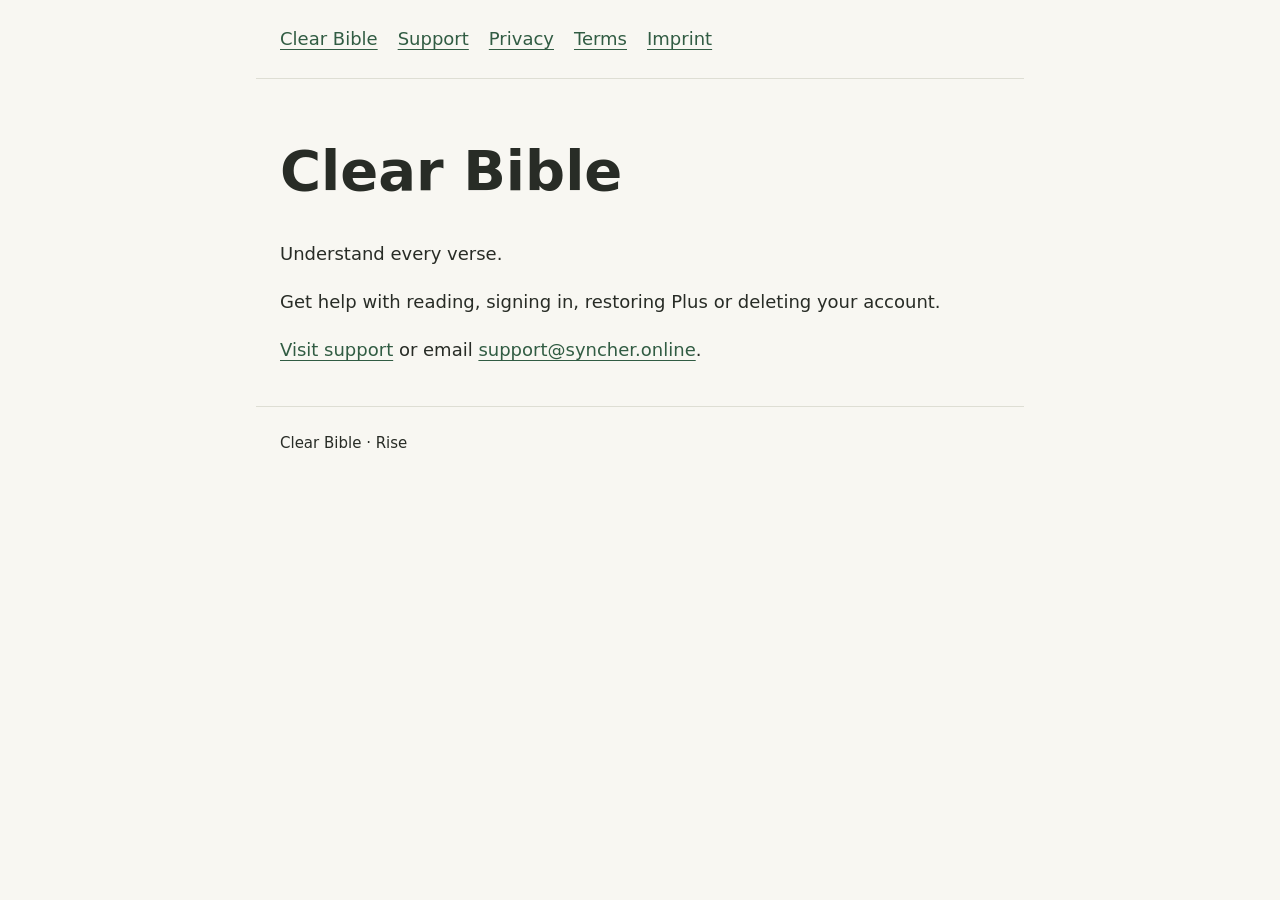
<file: index.html>
<!doctype html><html lang="en"><head><meta charset="utf-8"><meta name="viewport" content="width=device-width,initial-scale=1"><title>Clear Bible support</title><link rel="stylesheet" href="style.css"></head><body><header><nav aria-label="Site"><a href="index.html">Clear Bible</a><a href="support.html">Support</a><a href="privacy.html">Privacy</a><a href="terms.html">Terms</a><a href="imprint.html">Imprint</a></nav></header><main><h1>Clear Bible</h1><p>Understand every verse.</p><p>Get help with reading, signing in, restoring Plus or deleting your account.</p><p><a href="support.html">Visit support</a> or email <a href="mailto:support@syncher.online">support@syncher.online</a>.</p></main><footer>Clear Bible · Rise</footer></body></html>
</file>
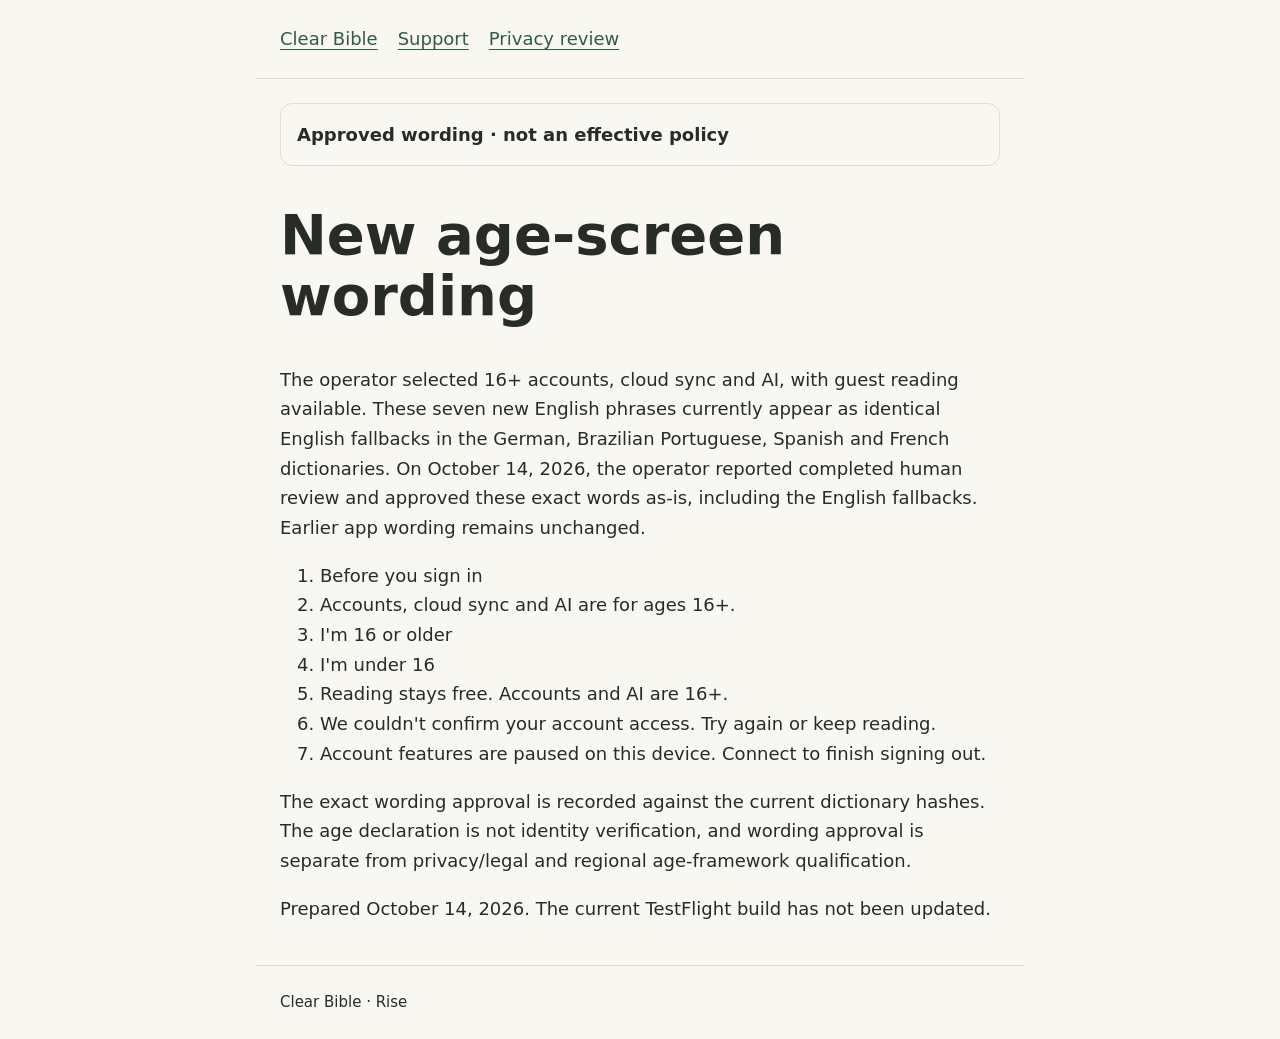
<file: age-copy-review.html>
<!doctype html><html lang="en"><head><meta charset="utf-8"><meta name="viewport" content="width=device-width,initial-scale=1"><meta name="robots" content="noindex"><title>Age-screen copy review — Clear Bible</title><link rel="stylesheet" href="style.css"></head><body><header><nav aria-label="Site"><a href="index.html">Clear Bible</a><a href="support.html">Support</a><a href="privacy-review.html">Privacy review</a></nav></header><main><aside class="draft"><strong>Approved wording · not an effective policy</strong></aside><h1>New age-screen wording</h1><p>The operator selected 16+ accounts, cloud sync and AI, with guest reading available. These seven new English phrases currently appear as identical English fallbacks in the German, Brazilian Portuguese, Spanish and French dictionaries. On October 14, 2026, the operator reported completed human review and approved these exact words as-is, including the English fallbacks. Earlier app wording remains unchanged.</p><ol><li>Before you sign in</li><li>Accounts, cloud sync and AI are for ages 16+.</li><li>I&#x27;m 16 or older</li><li>I&#x27;m under 16</li><li>Reading stays free. Accounts and AI are 16+.</li><li>We couldn&#x27;t confirm your account access. Try again or keep reading.</li><li>Account features are paused on this device. Connect to finish signing out.</li></ol><p>The exact wording approval is recorded against the current dictionary hashes. The age declaration is not identity verification, and wording approval is separate from privacy/legal and regional age-framework qualification.</p><p>Prepared October 14, 2026. The current TestFlight build has not been updated.</p></main><footer>Clear Bible · Rise</footer></body></html>
</file>
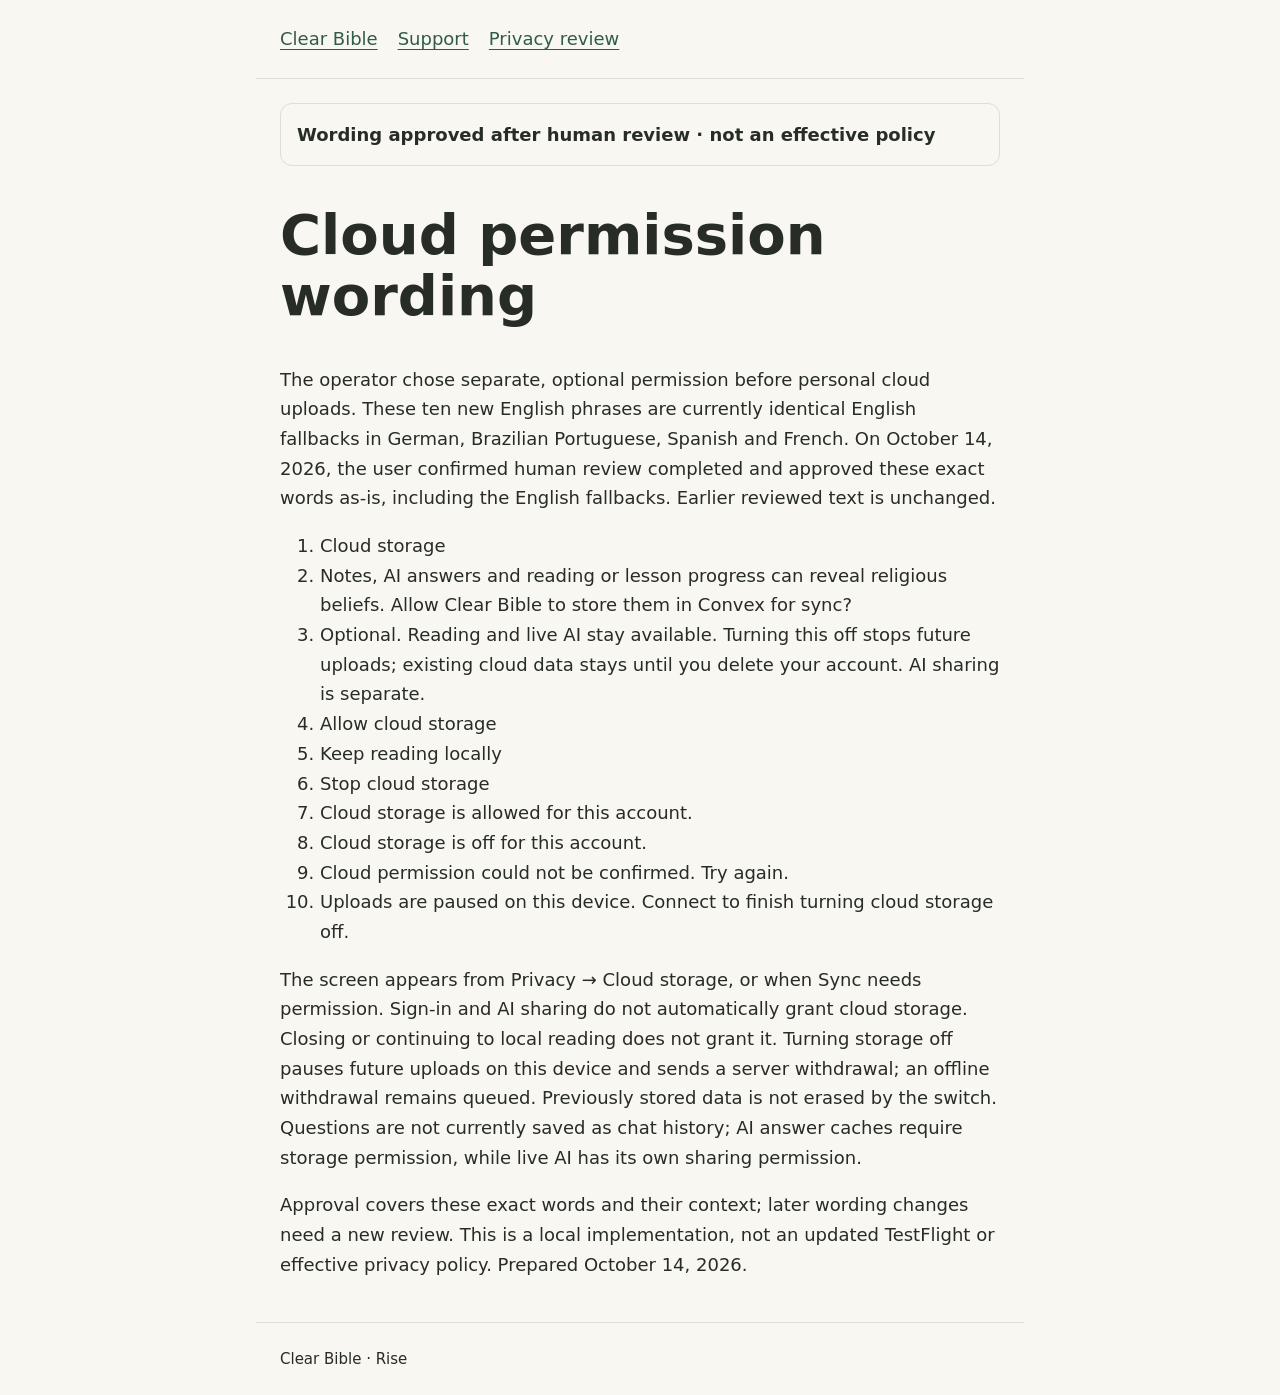
<file: cloud-copy-review.html>
<!doctype html><html lang="en"><head><meta charset="utf-8"><meta name="viewport" content="width=device-width,initial-scale=1"><meta name="robots" content="noindex"><title>Cloud permission wording review — Clear Bible</title><link rel="stylesheet" href="style.css"></head><body><header><nav aria-label="Site"><a href="index.html">Clear Bible</a><a href="support.html">Support</a><a href="privacy-review.html">Privacy review</a></nav></header><main><aside class="draft"><strong>Wording approved after human review · not an effective policy</strong></aside><h1>Cloud permission wording</h1><p>The operator chose separate, optional permission before personal cloud uploads. These ten new English phrases are currently identical English fallbacks in German, Brazilian Portuguese, Spanish and French. On October 14, 2026, the user confirmed human review completed and approved these exact words as-is, including the English fallbacks. Earlier reviewed text is unchanged.</p><ol><li>Cloud storage</li><li>Notes, AI answers and reading or lesson progress can reveal religious beliefs. Allow Clear Bible to store them in Convex for sync?</li><li>Optional. Reading and live AI stay available. Turning this off stops future uploads; existing cloud data stays until you delete your account. AI sharing is separate.</li><li>Allow cloud storage</li><li>Keep reading locally</li><li>Stop cloud storage</li><li>Cloud storage is allowed for this account.</li><li>Cloud storage is off for this account.</li><li>Cloud permission could not be confirmed. Try again.</li><li>Uploads are paused on this device. Connect to finish turning cloud storage off.</li></ol><p>The screen appears from Privacy → Cloud storage, or when Sync needs permission. Sign-in and AI sharing do not automatically grant cloud storage. Closing or continuing to local reading does not grant it. Turning storage off pauses future uploads on this device and sends a server withdrawal; an offline withdrawal remains queued. Previously stored data is not erased by the switch. Questions are not currently saved as chat history; AI answer caches require storage permission, while live AI has its own sharing permission.</p><p>Approval covers these exact words and their context; later wording changes need a new review. This is a local implementation, not an updated TestFlight or effective privacy policy. Prepared October 14, 2026.</p></main><footer>Clear Bible · Rise</footer></body></html>
</file>
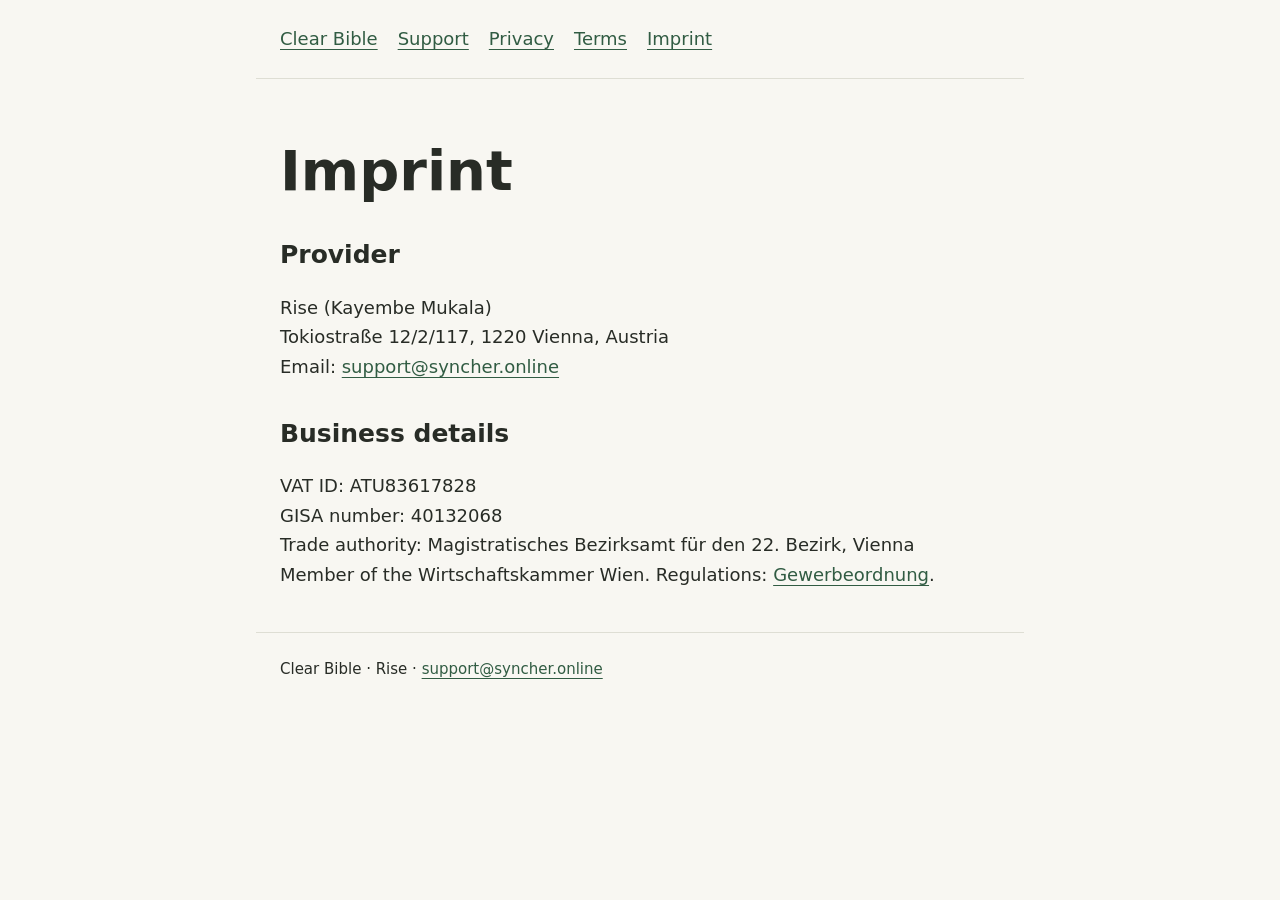
<file: imprint.html>
<!doctype html>
<html lang="en"><head><meta charset="utf-8"><meta name="viewport" content="width=device-width, initial-scale=1"><title>Imprint — Clear Bible</title><link rel="stylesheet" href="style.css"></head><body><header><nav aria-label="Site"><a href="index.html">Clear Bible</a><a href="support.html">Support</a><a href="privacy.html">Privacy</a><a href="terms.html">Terms</a><a href="imprint.html">Imprint</a></nav></header><main id="main"><h1>Imprint</h1><h2>Provider</h2><p>Rise (Kayembe Mukala)<br>Tokiostraße 12/2/117, 1220 Vienna, Austria<br>Email: <a href="mailto:support@syncher.online">support@syncher.online</a></p><h2>Business details</h2><p>VAT ID: ATU83617828<br>GISA number: 40132068<br>Trade authority: Magistratisches Bezirksamt für den 22. Bezirk, Vienna<br>Member of the Wirtschaftskammer Wien. Regulations: <a href="https://www.ris.bka.gv.at/">Gewerbeordnung</a>.</p></main><footer>Clear Bible · Rise · <a href="mailto:support@syncher.online">support@syncher.online</a></footer></body></html>
</file>
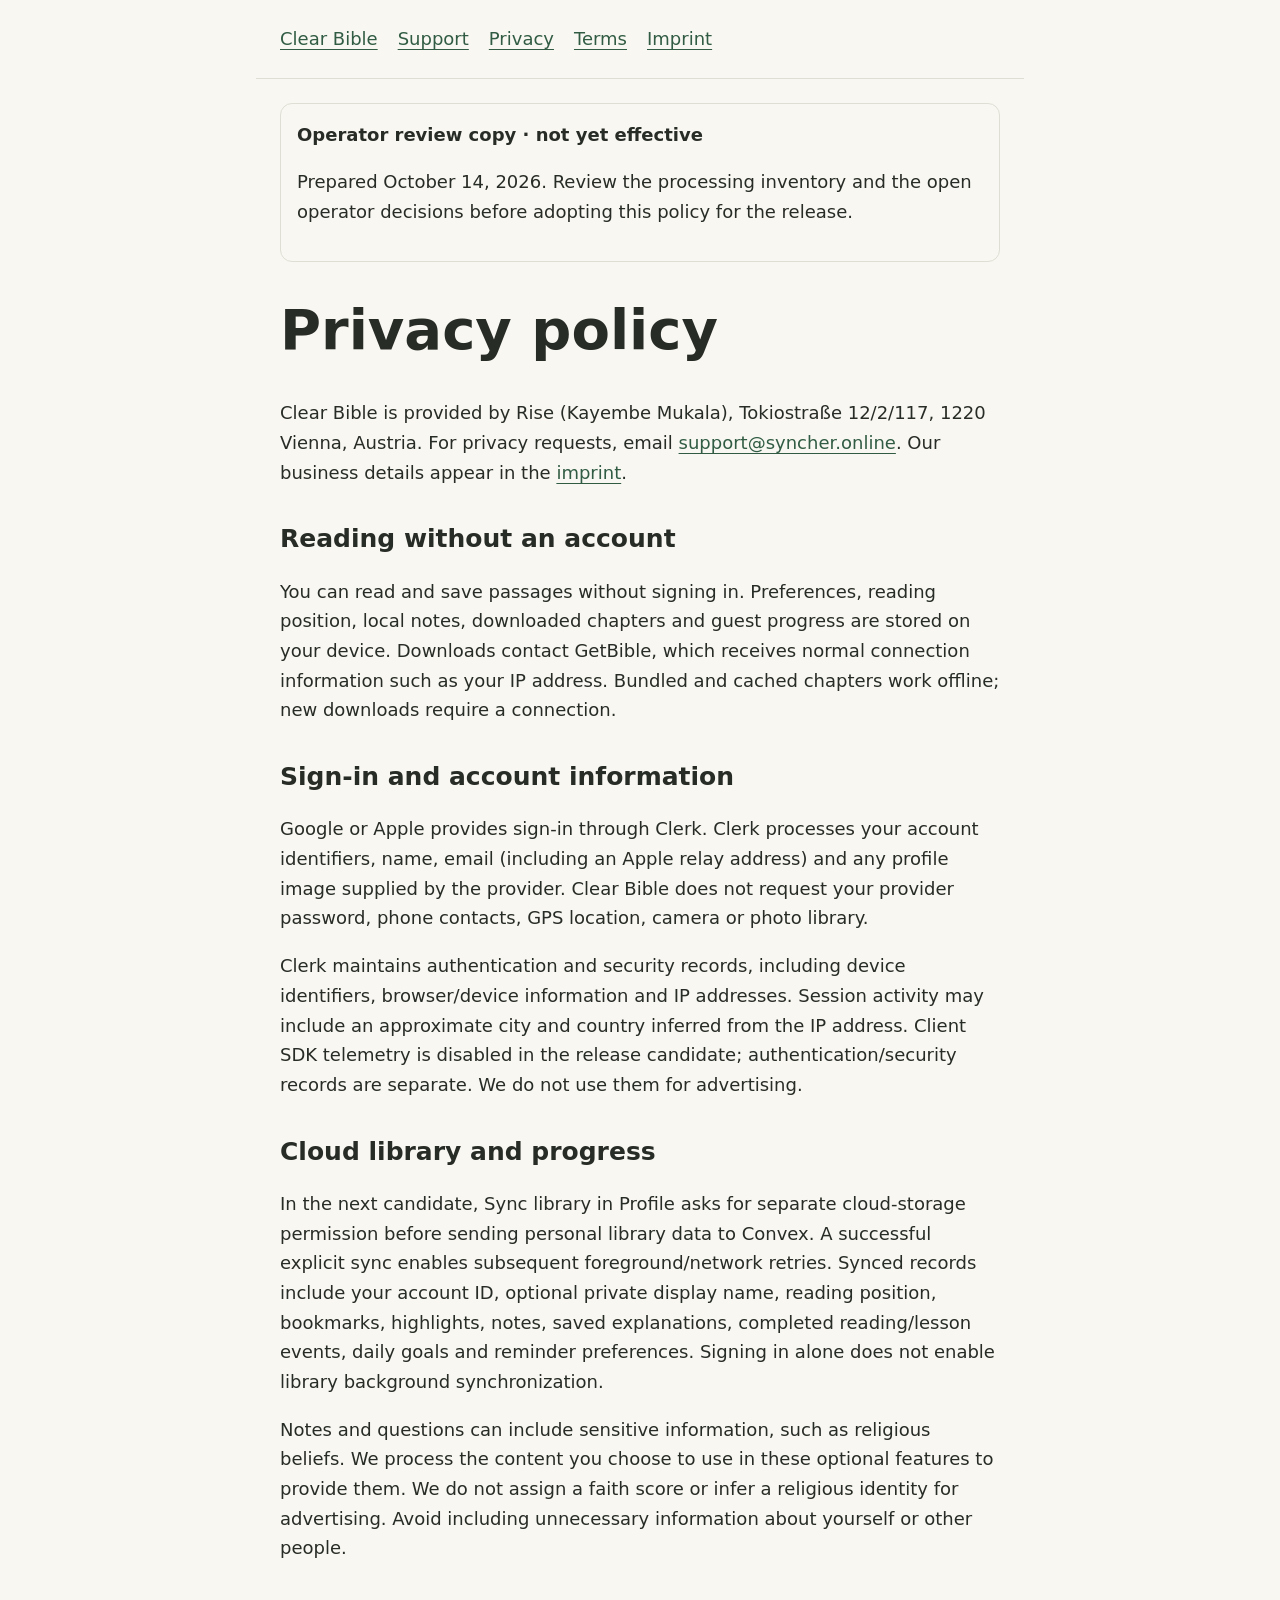
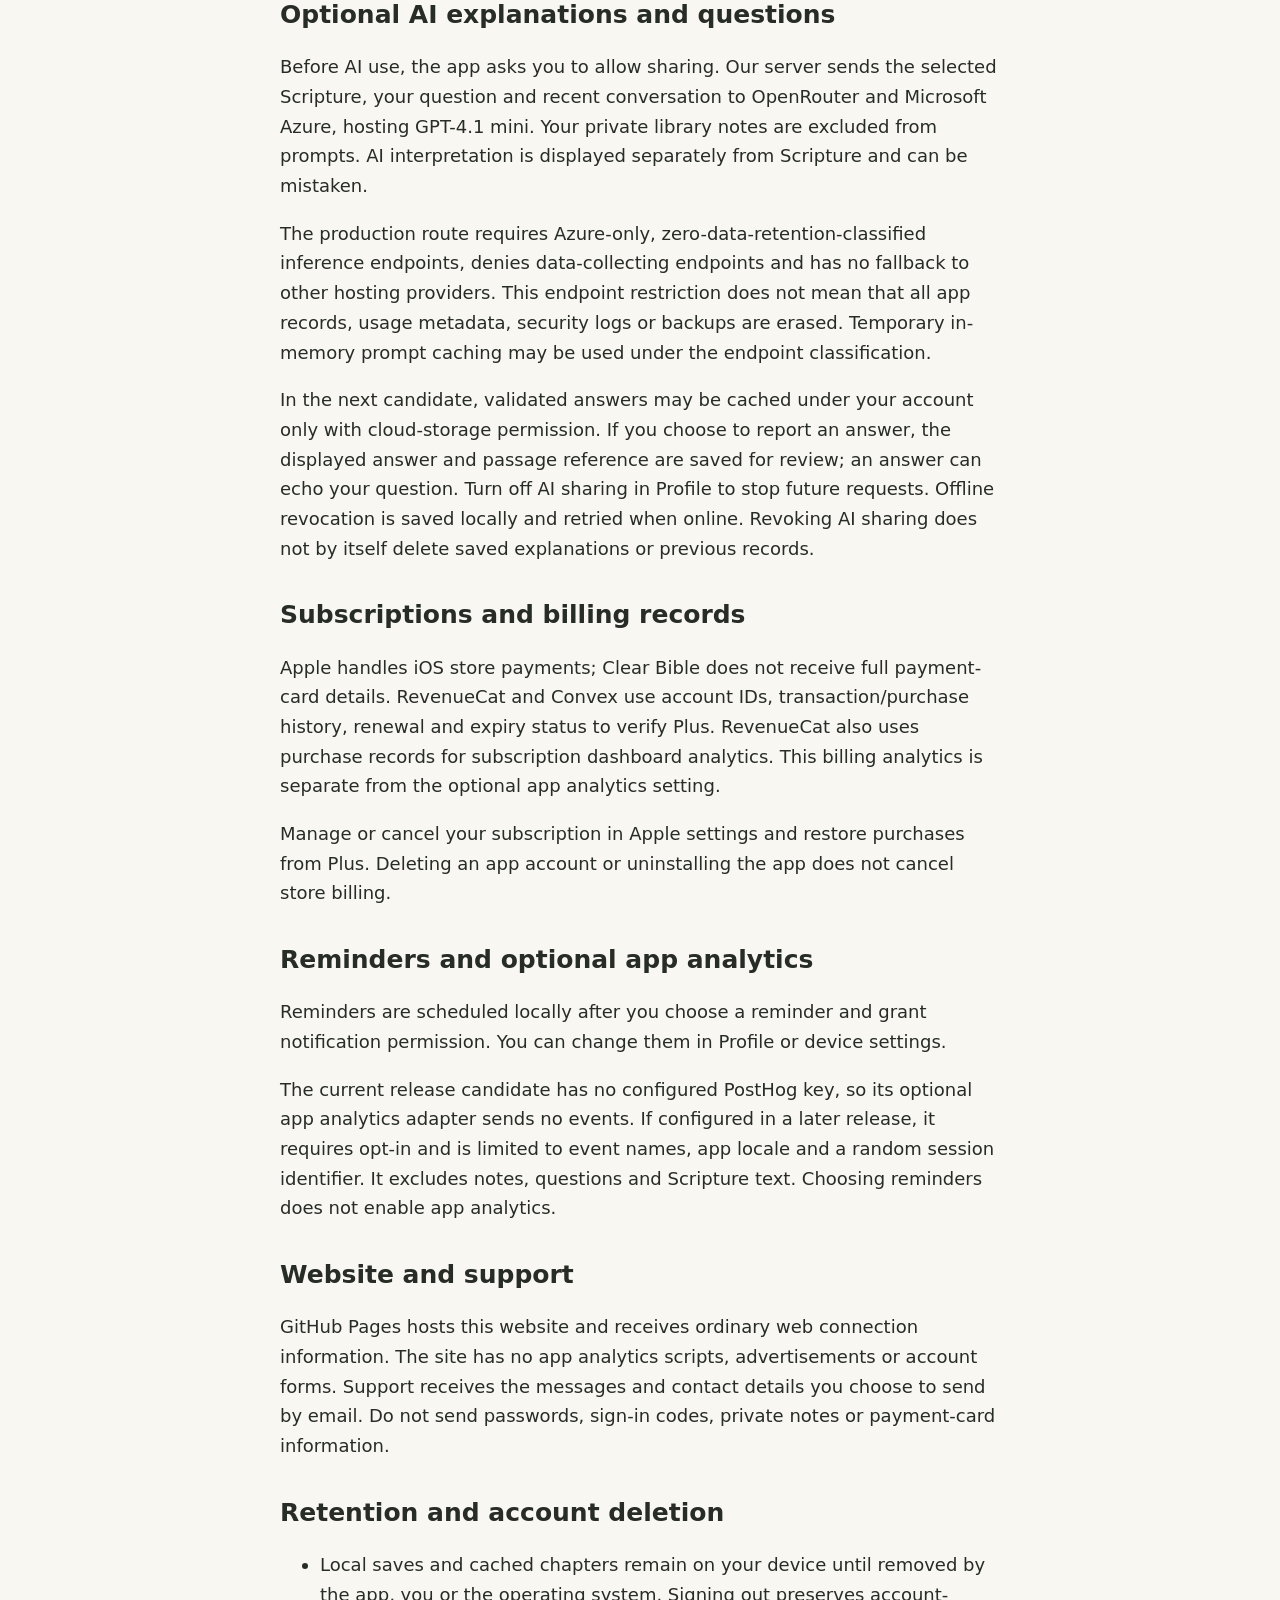
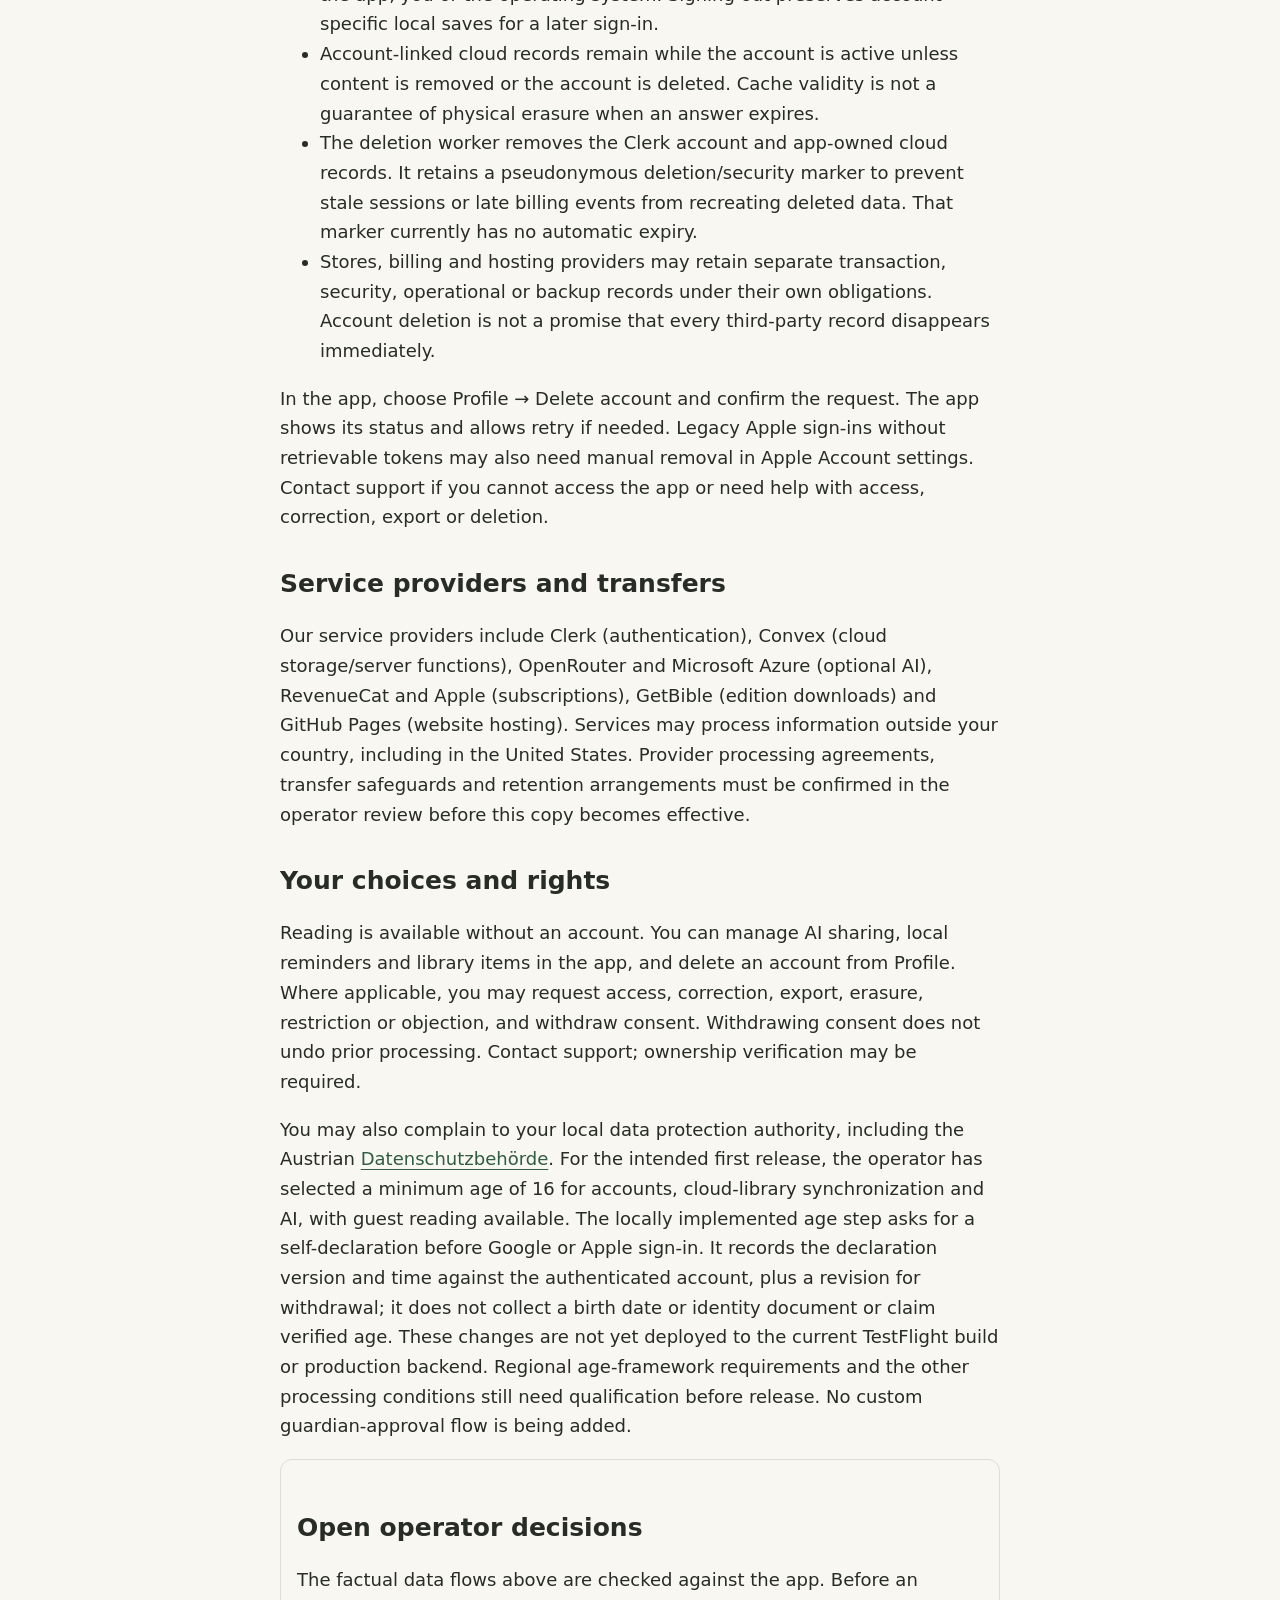
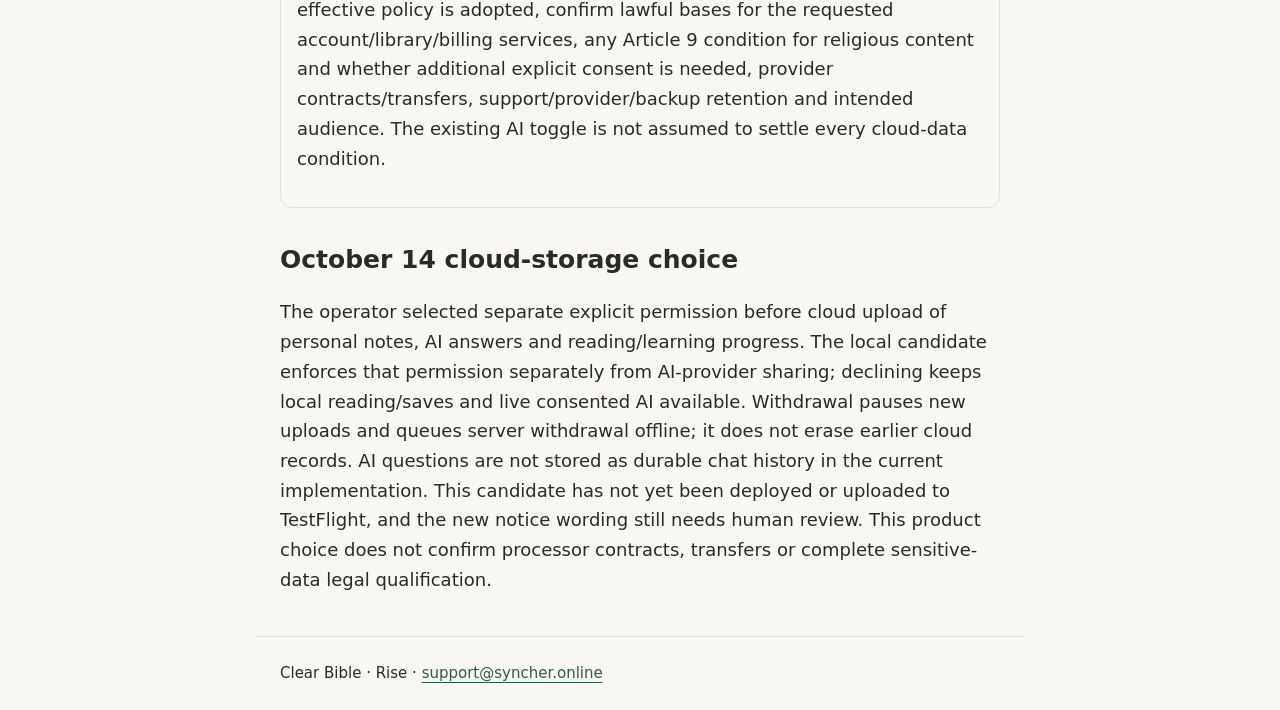
<file: privacy-review.html>
<!doctype html>
<html lang="en"><head><meta charset="utf-8"><meta name="viewport" content="width=device-width, initial-scale=1"><title>Privacy policy — Clear Bible</title><meta name="robots" content="noindex"><link rel="stylesheet" href="style.css"></head><body><header><nav aria-label="Site"><a href="index.html">Clear Bible</a><a href="support.html">Support</a><a href="privacy-review.html">Privacy</a><a href="terms.html">Terms</a><a href="imprint.html">Imprint</a></nav></header><main id="main"><aside class="draft"><strong>Operator review copy · not yet effective</strong><p>Prepared October 14, 2026. Review the processing inventory and the open operator decisions before adopting this policy for the release.</p></aside><h1>Privacy policy</h1>
<p>Clear Bible is provided by Rise (Kayembe Mukala), Tokiostraße 12/2/117, 1220 Vienna, Austria. For privacy requests, email <a href="mailto:support@syncher.online">support@syncher.online</a>. Our business details appear in the <a href="imprint.html">imprint</a>.</p>
<h2>Reading without an account</h2>
<p>You can read and save passages without signing in. Preferences, reading position, local notes, downloaded chapters and guest progress are stored on your device. Downloads contact GetBible, which receives normal connection information such as your IP address. Bundled and cached chapters work offline; new downloads require a connection.</p>
<h2>Sign-in and account information</h2>
<p>Google or Apple provides sign-in through Clerk. Clerk processes your account identifiers, name, email (including an Apple relay address) and any profile image supplied by the provider. Clear Bible does not request your provider password, phone contacts, GPS location, camera or photo library.</p>
<p>Clerk maintains authentication and security records, including device identifiers, browser/device information and IP addresses. Session activity may include an approximate city and country inferred from the IP address. Client SDK telemetry is disabled in the release candidate; authentication/security records are separate. We do not use them for advertising.</p>
<h2>Cloud library and progress</h2>
<p>In the next candidate, Sync library in Profile asks for separate cloud-storage permission before sending personal library data to Convex. A successful explicit sync enables subsequent foreground/network retries. Synced records include your account ID, optional private display name, reading position, bookmarks, highlights, notes, saved explanations, completed reading/lesson events, daily goals and reminder preferences. Signing in alone does not enable library background synchronization.</p>
<p>Notes and questions can include sensitive information, such as religious beliefs. We process the content you choose to use in these optional features to provide them. We do not assign a faith score or infer a religious identity for advertising. Avoid including unnecessary information about yourself or other people.</p>
<h2>Optional AI explanations and questions</h2>
<p>Before AI use, the app asks you to allow sharing. Our server sends the selected Scripture, your question and recent conversation to OpenRouter and Microsoft Azure, hosting GPT-4.1 mini. Your private library notes are excluded from prompts. AI interpretation is displayed separately from Scripture and can be mistaken.</p>
<p>The production route requires Azure-only, zero-data-retention-classified inference endpoints, denies data-collecting endpoints and has no fallback to other hosting providers. This endpoint restriction does not mean that all app records, usage metadata, security logs or backups are erased. Temporary in-memory prompt caching may be used under the endpoint classification.</p>
<p>In the next candidate, validated answers may be cached under your account only with cloud-storage permission. If you choose to report an answer, the displayed answer and passage reference are saved for review; an answer can echo your question. Turn off AI sharing in Profile to stop future requests. Offline revocation is saved locally and retried when online. Revoking AI sharing does not by itself delete saved explanations or previous records.</p>
<h2>Subscriptions and billing records</h2>
<p>Apple handles iOS store payments; Clear Bible does not receive full payment-card details. RevenueCat and Convex use account IDs, transaction/purchase history, renewal and expiry status to verify Plus. RevenueCat also uses purchase records for subscription dashboard analytics. This billing analytics is separate from the optional app analytics setting.</p>
<p>Manage or cancel your subscription in Apple settings and restore purchases from Plus. Deleting an app account or uninstalling the app does not cancel store billing.</p>
<h2>Reminders and optional app analytics</h2>
<p>Reminders are scheduled locally after you choose a reminder and grant notification permission. You can change them in Profile or device settings.</p>
<p>The current release candidate has no configured PostHog key, so its optional app analytics adapter sends no events. If configured in a later release, it requires opt-in and is limited to event names, app locale and a random session identifier. It excludes notes, questions and Scripture text. Choosing reminders does not enable app analytics.</p>
<h2>Website and support</h2>
<p>GitHub Pages hosts this website and receives ordinary web connection information. The site has no app analytics scripts, advertisements or account forms. Support receives the messages and contact details you choose to send by email. Do not send passwords, sign-in codes, private notes or payment-card information.</p>
<h2>Retention and account deletion</h2>
<ul><li>Local saves and cached chapters remain on your device until removed by the app, you or the operating system. Signing out preserves account-specific local saves for a later sign-in.</li><li>Account-linked cloud records remain while the account is active unless content is removed or the account is deleted. Cache validity is not a guarantee of physical erasure when an answer expires.</li><li>The deletion worker removes the Clerk account and app-owned cloud records. It retains a pseudonymous deletion/security marker to prevent stale sessions or late billing events from recreating deleted data. That marker currently has no automatic expiry.</li><li>Stores, billing and hosting providers may retain separate transaction, security, operational or backup records under their own obligations. Account deletion is not a promise that every third-party record disappears immediately.</li></ul>
<p>In the app, choose Profile → Delete account and confirm the request. The app shows its status and allows retry if needed. Legacy Apple sign-ins without retrievable tokens may also need manual removal in Apple Account settings. Contact support if you cannot access the app or need help with access, correction, export or deletion.</p>
<h2>Service providers and transfers</h2>
<p>Our service providers include Clerk (authentication), Convex (cloud storage/server functions), OpenRouter and Microsoft Azure (optional AI), RevenueCat and Apple (subscriptions), GetBible (edition downloads) and GitHub Pages (website hosting). Services may process information outside your country, including in the United States. Provider processing agreements, transfer safeguards and retention arrangements must be confirmed in the operator review before this copy becomes effective.</p>
<h2>Your choices and rights</h2>
<p>Reading is available without an account. You can manage AI sharing, local reminders and library items in the app, and delete an account from Profile. Where applicable, you may request access, correction, export, erasure, restriction or objection, and withdraw consent. Withdrawing consent does not undo prior processing. Contact support; ownership verification may be required.</p>
<p>You may also complain to your local data protection authority, including the Austrian <a href="https://www.dsb.gv.at/">Datenschutzbehörde</a>. For the intended first release, the operator has selected a minimum age of 16 for accounts, cloud-library synchronization and AI, with guest reading available. The locally implemented age step asks for a self-declaration before Google or Apple sign-in. It records the declaration version and time against the authenticated account, plus a revision for withdrawal; it does not collect a birth date or identity document or claim verified age. These changes are not yet deployed to the current TestFlight build or production backend. Regional age-framework requirements and the other processing conditions still need qualification before release. No custom guardian-approval flow is being added.</p>
<aside class="draft"><h2>Open operator decisions</h2><p>The factual data flows above are checked against the app. Before an effective policy is adopted, confirm lawful bases for the requested account/library/billing services, any Article 9 condition for religious content and whether additional explicit consent is needed, provider contracts/transfers, support/provider/backup retention and intended audience. The existing AI toggle is not assumed to settle every cloud-data condition.</p></aside><h2>October 14 cloud-storage choice</h2><p>The operator selected separate explicit permission before cloud upload of personal notes, AI answers and reading/learning progress. The local candidate enforces that permission separately from AI-provider sharing; declining keeps local reading/saves and live consented AI available. Withdrawal pauses new uploads and queues server withdrawal offline; it does not erase earlier cloud records. AI questions are not stored as durable chat history in the current implementation. This candidate has not yet been deployed or uploaded to TestFlight, and the new notice wording still needs human review. This product choice does not confirm processor contracts, transfers or complete sensitive-data legal qualification.</p></main><footer>Clear Bible · Rise · <a href="mailto:support@syncher.online">support@syncher.online</a></footer></body></html>
</file>
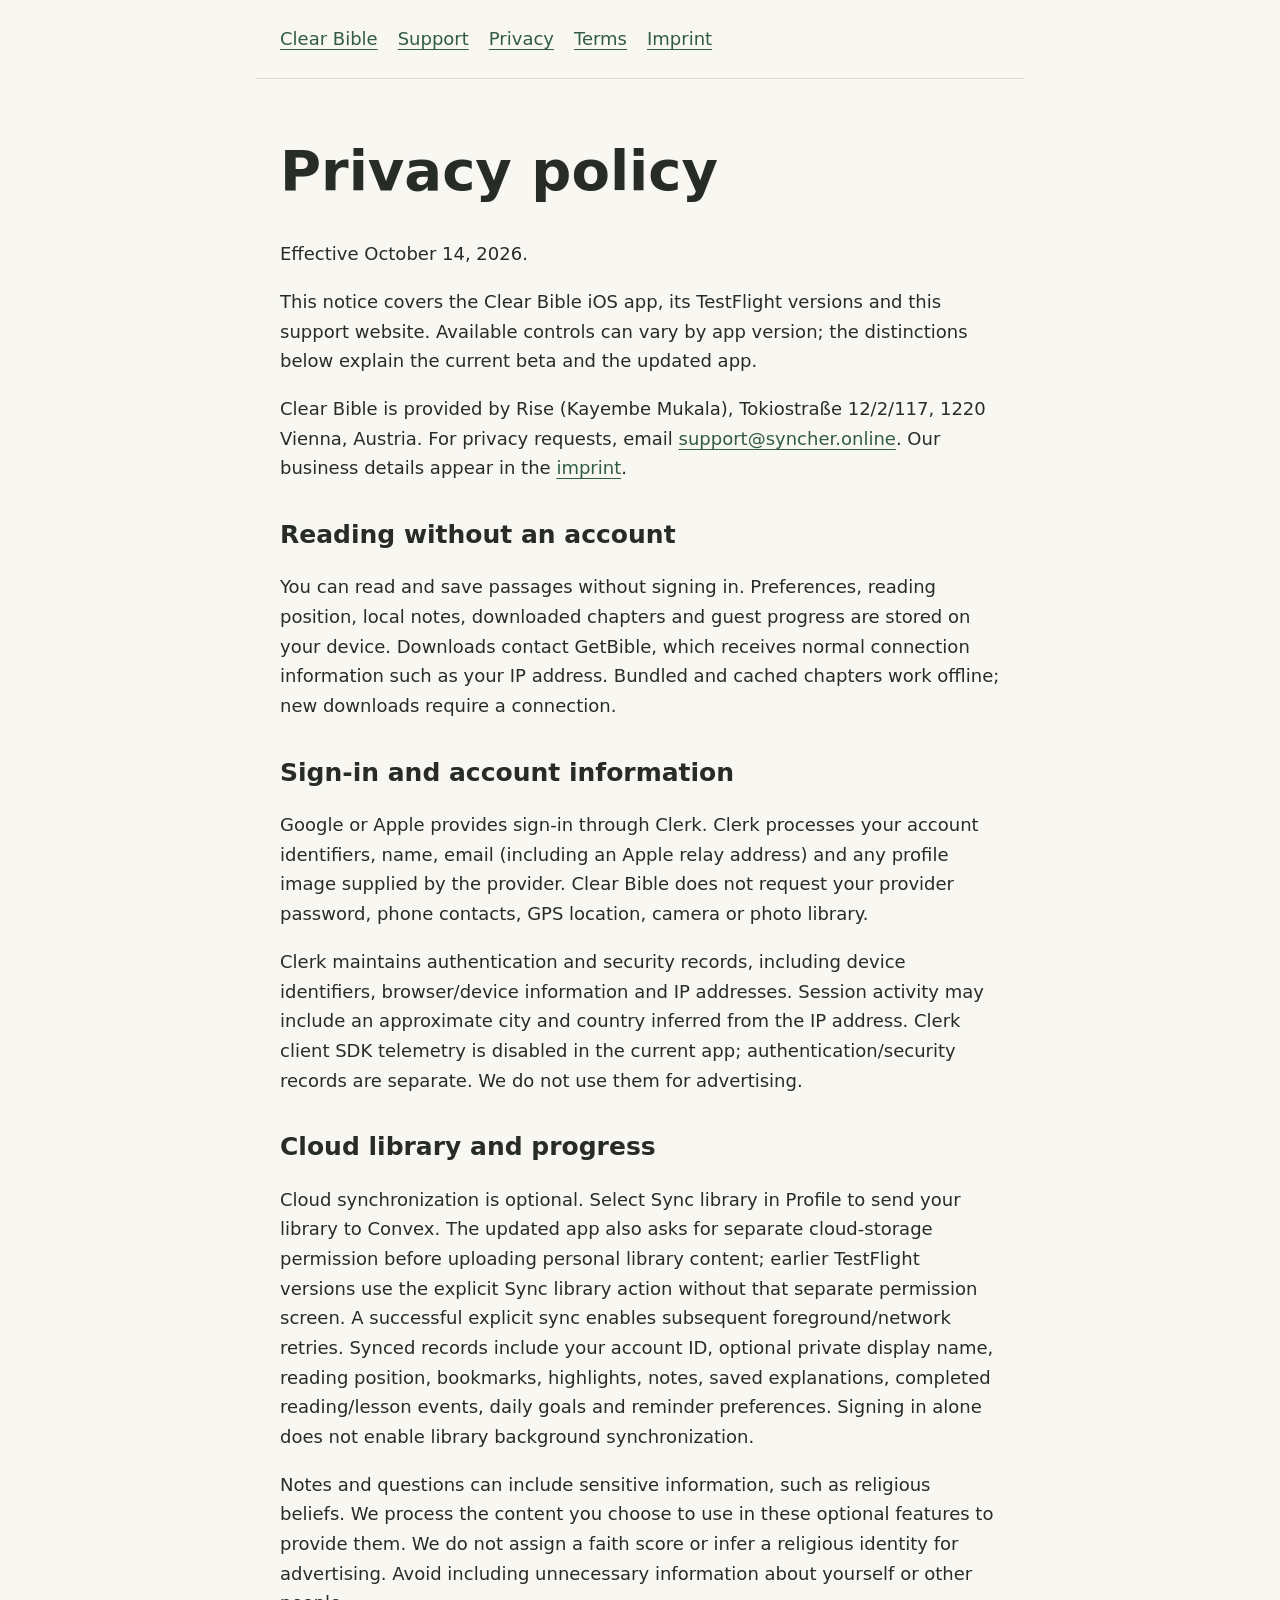
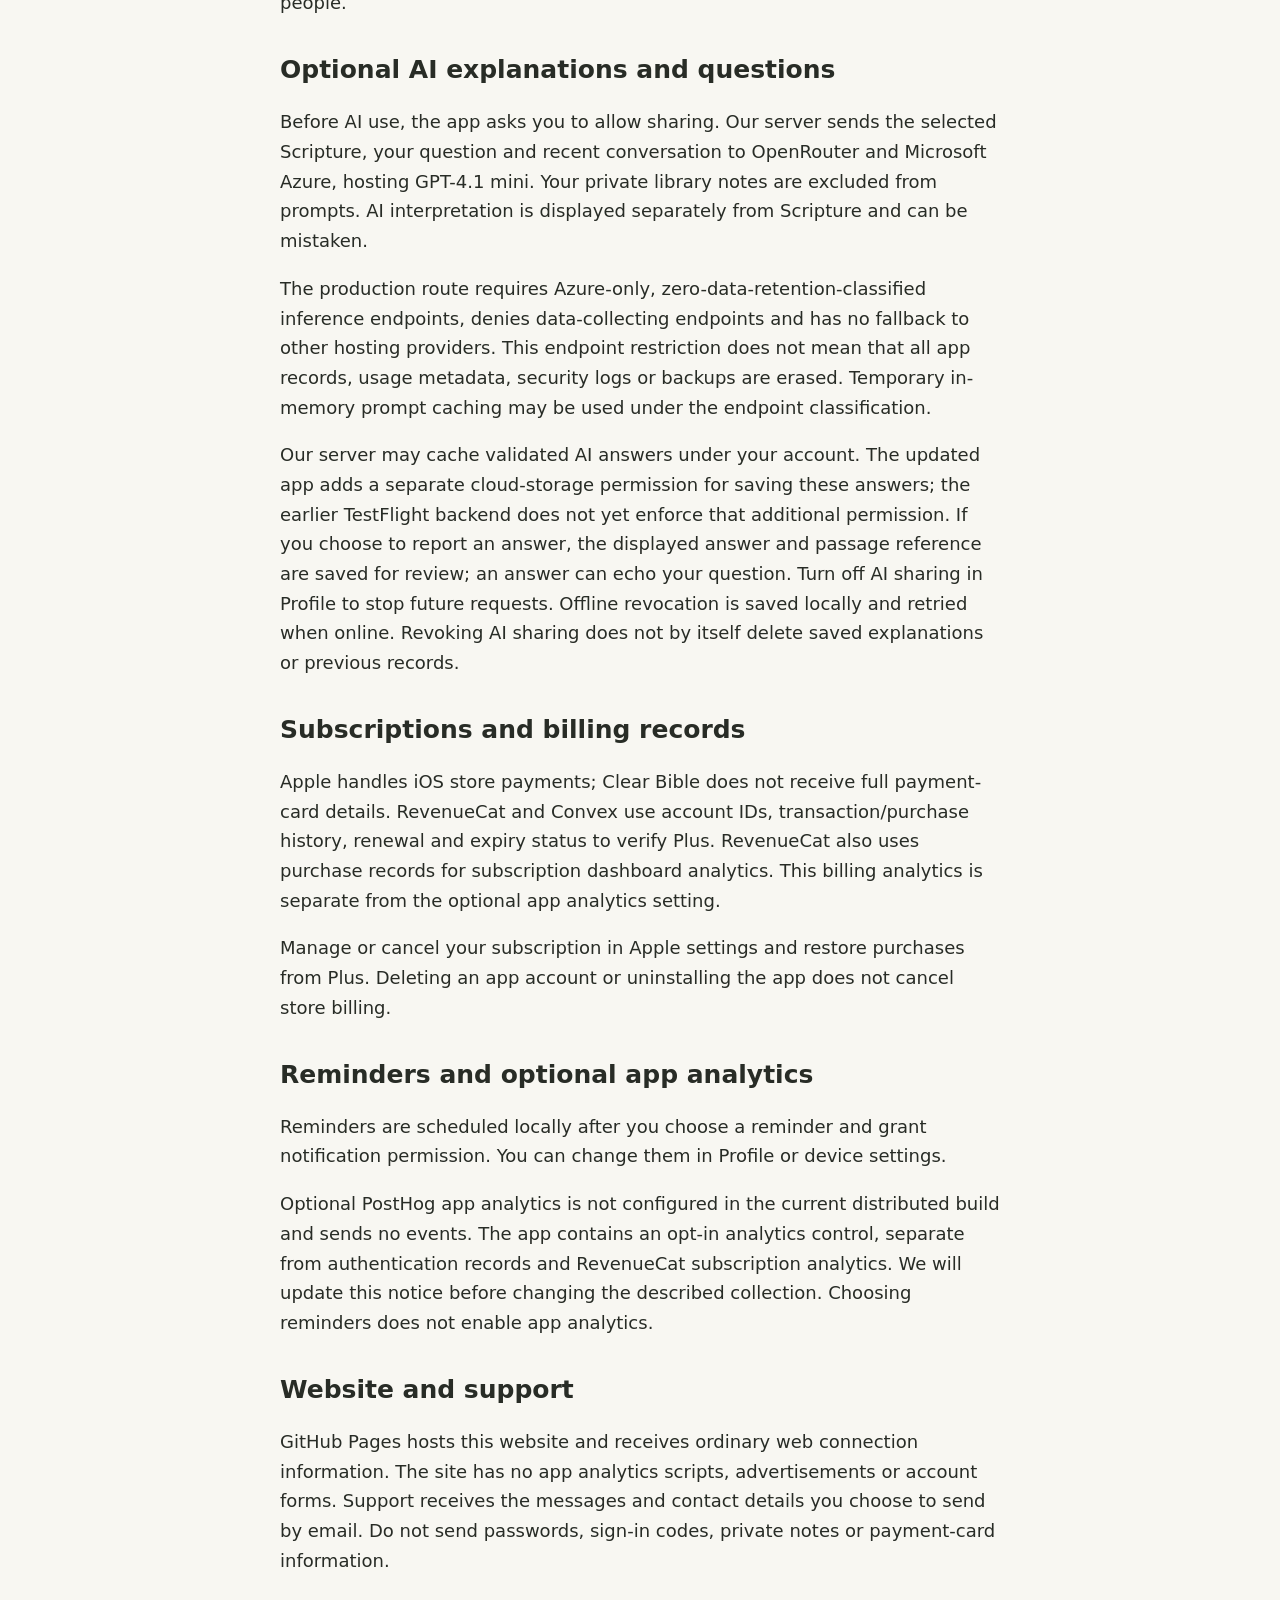
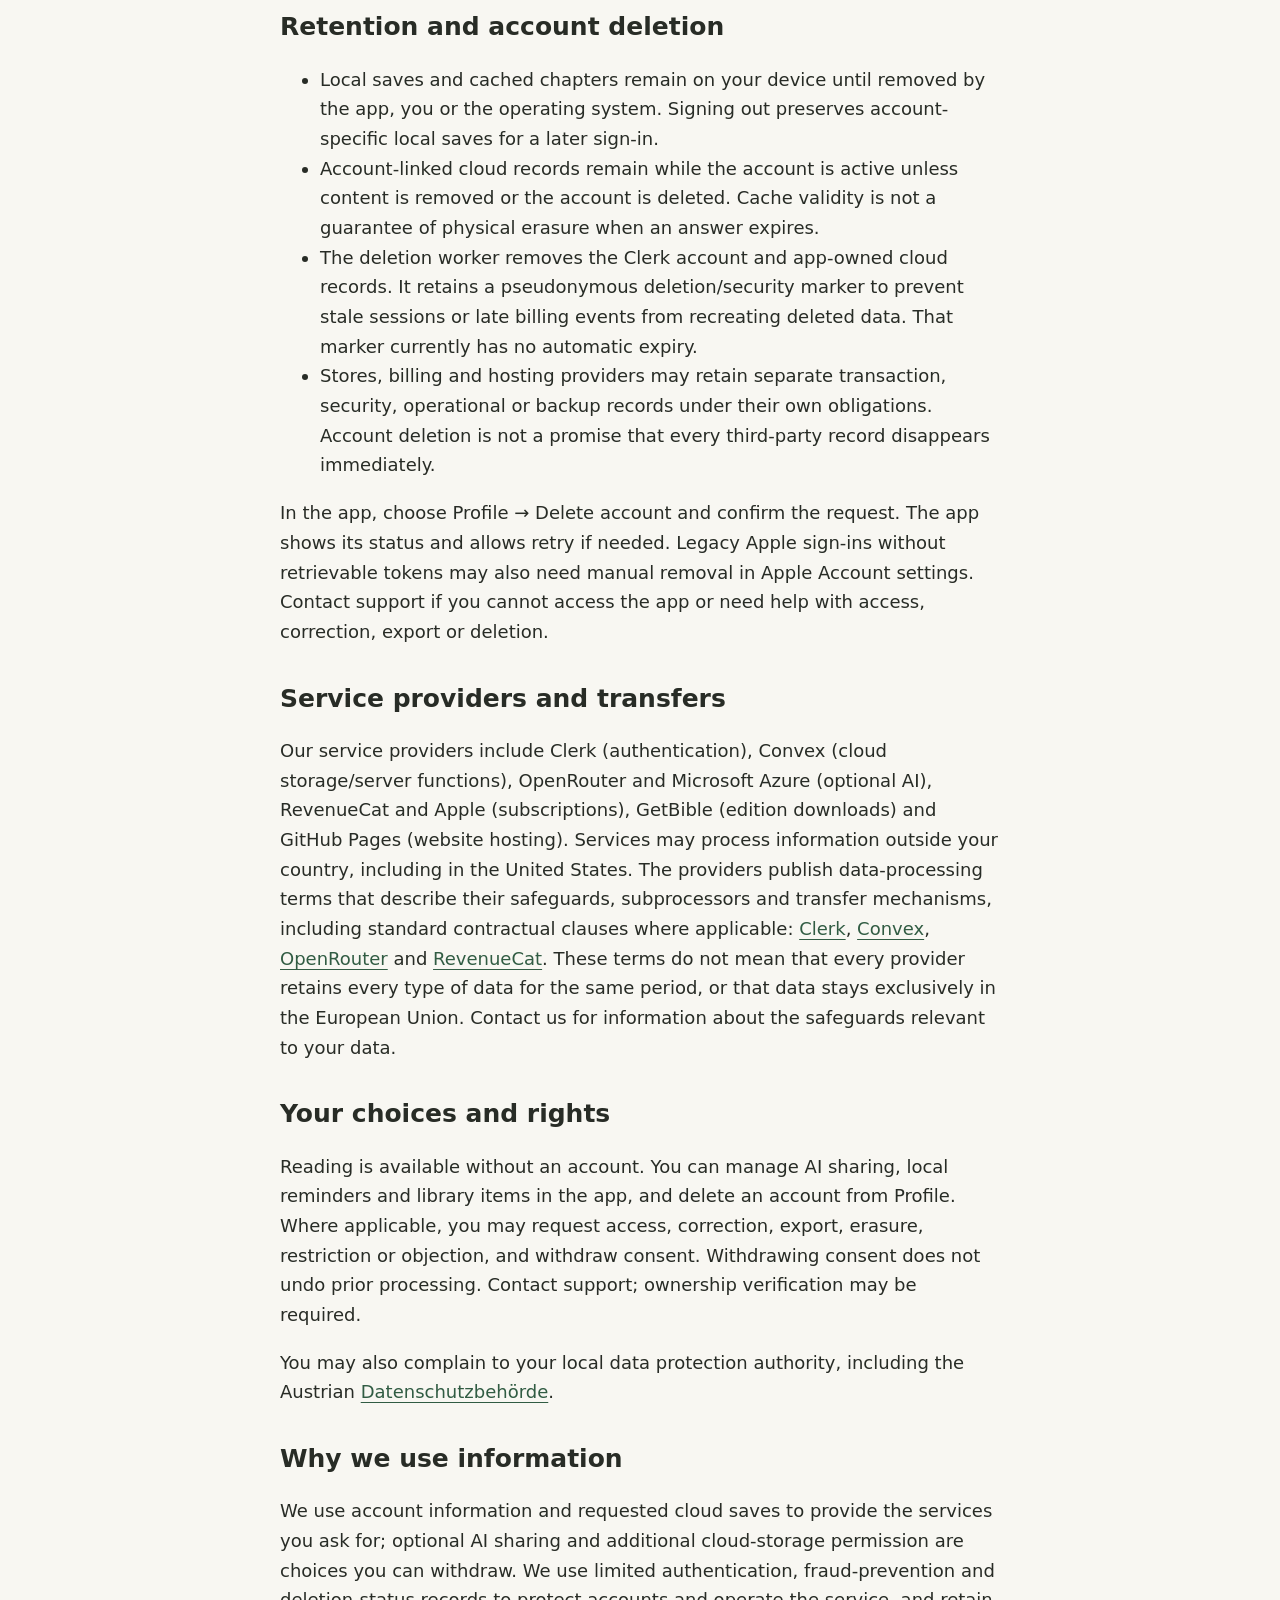
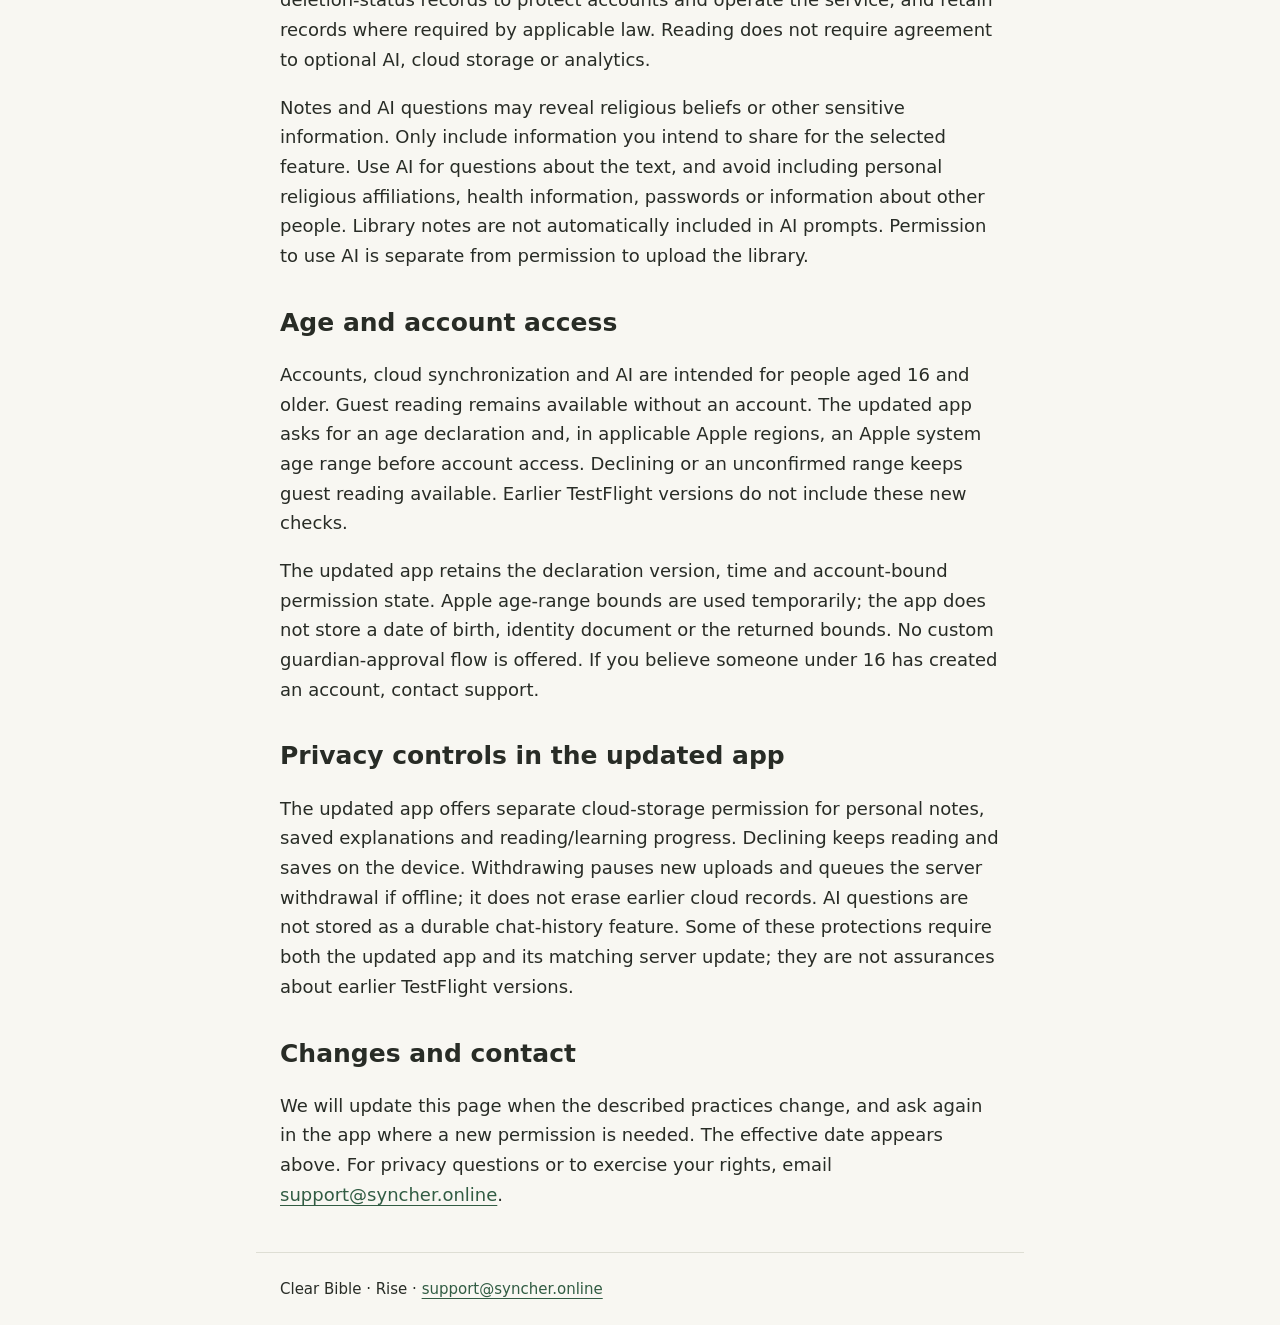
<file: privacy.html>
<!doctype html>
<html lang="en"><head><meta charset="utf-8"><meta name="viewport" content="width=device-width, initial-scale=1"><title>Privacy policy — Clear Bible</title><meta name="description" content="How Clear Bible handles account information, optional cloud saves, AI questions, subscriptions and your privacy choices."><link rel="stylesheet" href="style.css"></head><body><header><nav aria-label="Site"><a href="index.html">Clear Bible</a><a href="support.html">Support</a><a href="privacy.html">Privacy</a><a href="terms.html">Terms</a><a href="imprint.html">Imprint</a></nav></header><main id="main"><h1>Privacy policy</h1><p>Effective October 14, 2026.</p><p>This notice covers the Clear Bible iOS app, its TestFlight versions and this support website. Available controls can vary by app version; the distinctions below explain the current beta and the updated app.</p>
<p>Clear Bible is provided by Rise (Kayembe Mukala), Tokiostraße 12/2/117, 1220 Vienna, Austria. For privacy requests, email <a href="mailto:support@syncher.online">support@syncher.online</a>. Our business details appear in the <a href="imprint.html">imprint</a>.</p>
<h2>Reading without an account</h2>
<p>You can read and save passages without signing in. Preferences, reading position, local notes, downloaded chapters and guest progress are stored on your device. Downloads contact GetBible, which receives normal connection information such as your IP address. Bundled and cached chapters work offline; new downloads require a connection.</p>
<h2>Sign-in and account information</h2>
<p>Google or Apple provides sign-in through Clerk. Clerk processes your account identifiers, name, email (including an Apple relay address) and any profile image supplied by the provider. Clear Bible does not request your provider password, phone contacts, GPS location, camera or photo library.</p>
<p>Clerk maintains authentication and security records, including device identifiers, browser/device information and IP addresses. Session activity may include an approximate city and country inferred from the IP address. Clerk client SDK telemetry is disabled in the current app; authentication/security records are separate. We do not use them for advertising.</p>
<h2>Cloud library and progress</h2>
<p>Cloud synchronization is optional. Select Sync library in Profile to send your library to Convex. The updated app also asks for separate cloud-storage permission before uploading personal library content; earlier TestFlight versions use the explicit Sync library action without that separate permission screen. A successful explicit sync enables subsequent foreground/network retries. Synced records include your account ID, optional private display name, reading position, bookmarks, highlights, notes, saved explanations, completed reading/lesson events, daily goals and reminder preferences. Signing in alone does not enable library background synchronization.</p>
<p>Notes and questions can include sensitive information, such as religious beliefs. We process the content you choose to use in these optional features to provide them. We do not assign a faith score or infer a religious identity for advertising. Avoid including unnecessary information about yourself or other people.</p>
<h2>Optional AI explanations and questions</h2>
<p>Before AI use, the app asks you to allow sharing. Our server sends the selected Scripture, your question and recent conversation to OpenRouter and Microsoft Azure, hosting GPT-4.1 mini. Your private library notes are excluded from prompts. AI interpretation is displayed separately from Scripture and can be mistaken.</p>
<p>The production route requires Azure-only, zero-data-retention-classified inference endpoints, denies data-collecting endpoints and has no fallback to other hosting providers. This endpoint restriction does not mean that all app records, usage metadata, security logs or backups are erased. Temporary in-memory prompt caching may be used under the endpoint classification.</p>
<p>Our server may cache validated AI answers under your account. The updated app adds a separate cloud-storage permission for saving these answers; the earlier TestFlight backend does not yet enforce that additional permission. If you choose to report an answer, the displayed answer and passage reference are saved for review; an answer can echo your question. Turn off AI sharing in Profile to stop future requests. Offline revocation is saved locally and retried when online. Revoking AI sharing does not by itself delete saved explanations or previous records.</p>
<h2>Subscriptions and billing records</h2>
<p>Apple handles iOS store payments; Clear Bible does not receive full payment-card details. RevenueCat and Convex use account IDs, transaction/purchase history, renewal and expiry status to verify Plus. RevenueCat also uses purchase records for subscription dashboard analytics. This billing analytics is separate from the optional app analytics setting.</p>
<p>Manage or cancel your subscription in Apple settings and restore purchases from Plus. Deleting an app account or uninstalling the app does not cancel store billing.</p>
<h2>Reminders and optional app analytics</h2>
<p>Reminders are scheduled locally after you choose a reminder and grant notification permission. You can change them in Profile or device settings.</p>
<p>Optional PostHog app analytics is not configured in the current distributed build and sends no events. The app contains an opt-in analytics control, separate from authentication records and RevenueCat subscription analytics. We will update this notice before changing the described collection. Choosing reminders does not enable app analytics.</p>
<h2>Website and support</h2>
<p>GitHub Pages hosts this website and receives ordinary web connection information. The site has no app analytics scripts, advertisements or account forms. Support receives the messages and contact details you choose to send by email. Do not send passwords, sign-in codes, private notes or payment-card information.</p>
<h2>Retention and account deletion</h2>
<ul><li>Local saves and cached chapters remain on your device until removed by the app, you or the operating system. Signing out preserves account-specific local saves for a later sign-in.</li><li>Account-linked cloud records remain while the account is active unless content is removed or the account is deleted. Cache validity is not a guarantee of physical erasure when an answer expires.</li><li>The deletion worker removes the Clerk account and app-owned cloud records. It retains a pseudonymous deletion/security marker to prevent stale sessions or late billing events from recreating deleted data. That marker currently has no automatic expiry.</li><li>Stores, billing and hosting providers may retain separate transaction, security, operational or backup records under their own obligations. Account deletion is not a promise that every third-party record disappears immediately.</li></ul>
<p>In the app, choose Profile → Delete account and confirm the request. The app shows its status and allows retry if needed. Legacy Apple sign-ins without retrievable tokens may also need manual removal in Apple Account settings. Contact support if you cannot access the app or need help with access, correction, export or deletion.</p>
<h2>Service providers and transfers</h2>
<p>Our service providers include Clerk (authentication), Convex (cloud storage/server functions), OpenRouter and Microsoft Azure (optional AI), RevenueCat and Apple (subscriptions), GetBible (edition downloads) and GitHub Pages (website hosting). Services may process information outside your country, including in the United States. The providers publish data-processing terms that describe their safeguards, subprocessors and transfer mechanisms, including standard contractual clauses where applicable: <a href="https://clerk.com/legal/dpa">Clerk</a>, <a href="https://www.convex.dev/legal/dpa">Convex</a>, <a href="https://openrouter.ai/data-processing-agreement">OpenRouter</a> and <a href="https://www.revenuecat.com/dpa">RevenueCat</a>. These terms do not mean that every provider retains every type of data for the same period, or that data stays exclusively in the European Union. Contact us for information about the safeguards relevant to your data.</p>
<h2>Your choices and rights</h2>
<p>Reading is available without an account. You can manage AI sharing, local reminders and library items in the app, and delete an account from Profile. Where applicable, you may request access, correction, export, erasure, restriction or objection, and withdraw consent. Withdrawing consent does not undo prior processing. Contact support; ownership verification may be required.</p>
<p>You may also complain to your local data protection authority, including the Austrian <a href="https://www.dsb.gv.at/">Datenschutzbehörde</a>.</p>
<h2>Why we use information</h2>
<p>We use account information and requested cloud saves to provide the services you ask for; optional AI sharing and additional cloud-storage permission are choices you can withdraw. We use limited authentication, fraud-prevention and deletion-status records to protect accounts and operate the service, and retain records where required by applicable law. Reading does not require agreement to optional AI, cloud storage or analytics.</p>
<p>Notes and AI questions may reveal religious beliefs or other sensitive information. Only include information you intend to share for the selected feature. Use AI for questions about the text, and avoid including personal religious affiliations, health information, passwords or information about other people. Library notes are not automatically included in AI prompts. Permission to use AI is separate from permission to upload the library.</p>
<h2>Age and account access</h2>
<p>Accounts, cloud synchronization and AI are intended for people aged 16 and older. Guest reading remains available without an account. The updated app asks for an age declaration and, in applicable Apple regions, an Apple system age range before account access. Declining or an unconfirmed range keeps guest reading available. Earlier TestFlight versions do not include these new checks.</p>
<p>The updated app retains the declaration version, time and account-bound permission state. Apple age-range bounds are used temporarily; the app does not store a date of birth, identity document or the returned bounds. No custom guardian-approval flow is offered. If you believe someone under 16 has created an account, contact support.</p>
<h2>Privacy controls in the updated app</h2>
<p>The updated app offers separate cloud-storage permission for personal notes, saved explanations and reading/learning progress. Declining keeps reading and saves on the device. Withdrawing pauses new uploads and queues the server withdrawal if offline; it does not erase earlier cloud records. AI questions are not stored as a durable chat-history feature. Some of these protections require both the updated app and its matching server update; they are not assurances about earlier TestFlight versions.</p>
<h2>Changes and contact</h2>
<p>We will update this page when the described practices change, and ask again in the app where a new permission is needed. The effective date appears above. For privacy questions or to exercise your rights, email <a href="mailto:support@syncher.online?subject=Clear%20Bible%20privacy">support@syncher.online</a>.</p>
</main><footer>Clear Bible · Rise · <a href="mailto:support@syncher.online">support@syncher.online</a></footer></body></html>
</file>
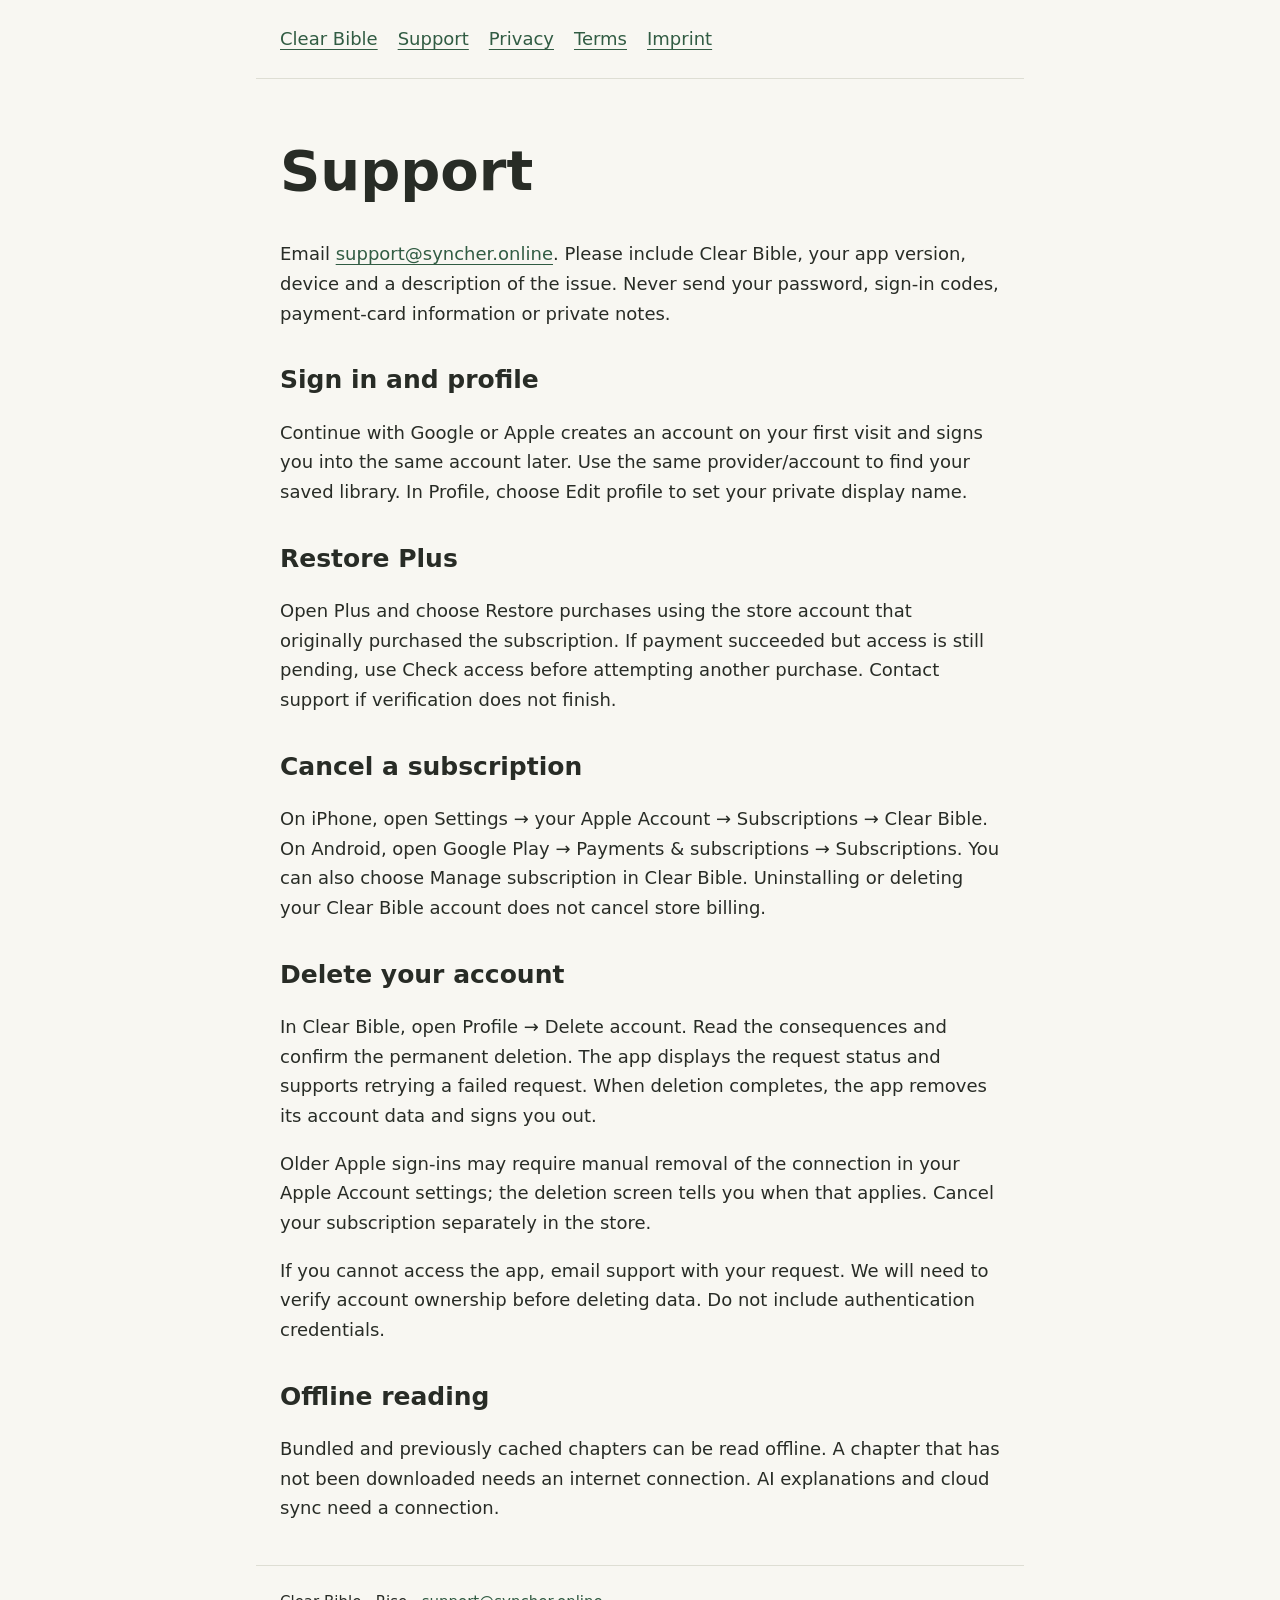
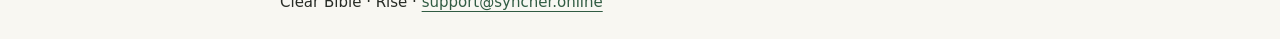
<file: support.html>
<!doctype html>
<html lang="en"><head><meta charset="utf-8"><meta name="viewport" content="width=device-width, initial-scale=1"><title>Support — Clear Bible</title><link rel="stylesheet" href="style.css"></head><body><header><nav aria-label="Site"><a href="index.html">Clear Bible</a><a href="support.html">Support</a><a href="privacy.html">Privacy</a><a href="terms.html">Terms</a><a href="imprint.html">Imprint</a></nav></header><main id="main"><h1>Support</h1><p>Email <a href="mailto:support@syncher.online?subject=Clear%20Bible%20support">support@syncher.online</a>. Please include Clear Bible, your app version, device and a description of the issue. Never send your password, sign-in codes, payment-card information or private notes.</p><h2>Sign in and profile</h2><p>Continue with Google or Apple creates an account on your first visit and signs you into the same account later. Use the same provider/account to find your saved library. In Profile, choose Edit profile to set your private display name.</p><h2>Restore Plus</h2><p>Open Plus and choose Restore purchases using the store account that originally purchased the subscription. If payment succeeded but access is still pending, use Check access before attempting another purchase. Contact support if verification does not finish.</p><h2>Cancel a subscription</h2><p>On iPhone, open Settings → your Apple Account → Subscriptions → Clear Bible. On Android, open Google Play → Payments & subscriptions → Subscriptions. You can also choose Manage subscription in Clear Bible. Uninstalling or deleting your Clear Bible account does not cancel store billing.</p><h2>Delete your account</h2><p>In Clear Bible, open Profile → Delete account. Read the consequences and confirm the permanent deletion. The app displays the request status and supports retrying a failed request. When deletion completes, the app removes its account data and signs you out.</p><p>Older Apple sign-ins may require manual removal of the connection in your Apple Account settings; the deletion screen tells you when that applies. Cancel your subscription separately in the store.</p><p>If you cannot access the app, email support with your request. We will need to verify account ownership before deleting data. Do not include authentication credentials.</p><h2>Offline reading</h2><p>Bundled and previously cached chapters can be read offline. A chapter that has not been downloaded needs an internet connection. AI explanations and cloud sync need a connection.</p></main><footer>Clear Bible · Rise · <a href="mailto:support@syncher.online">support@syncher.online</a></footer></body></html>
</file>
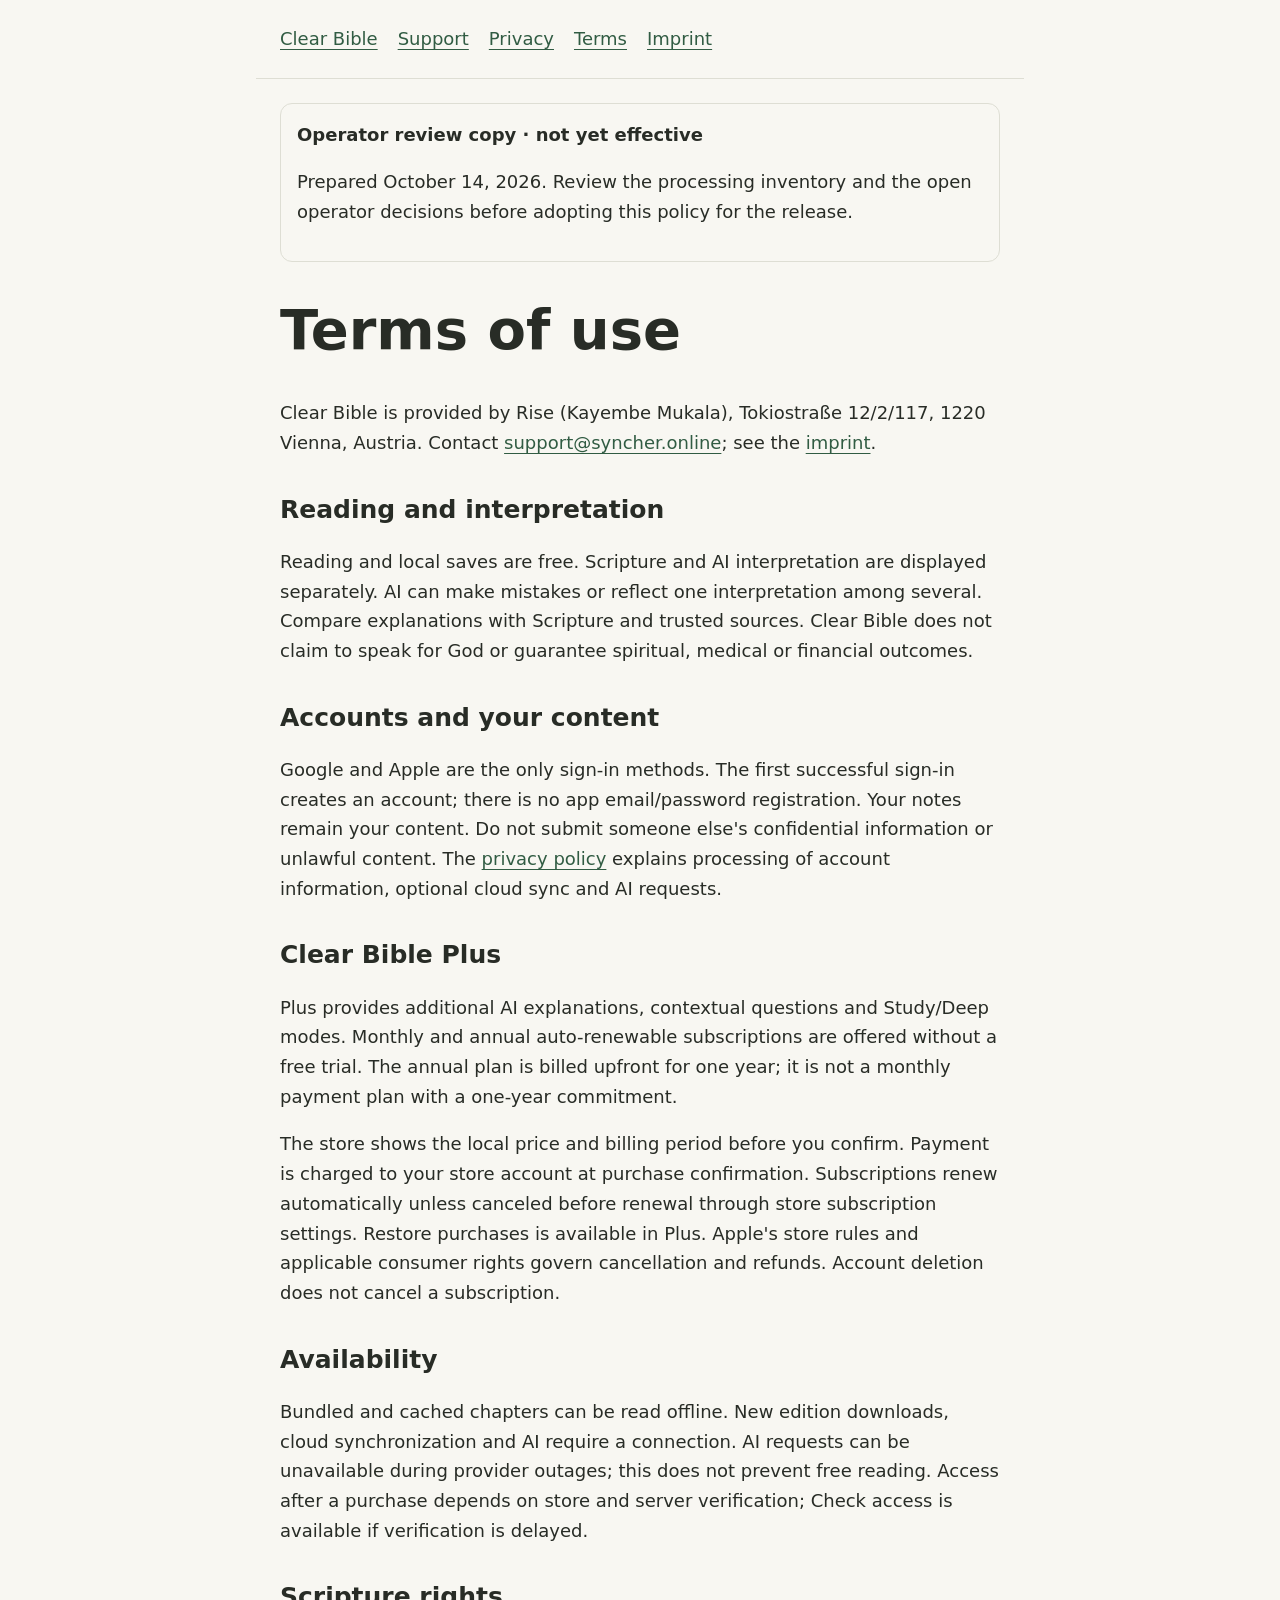
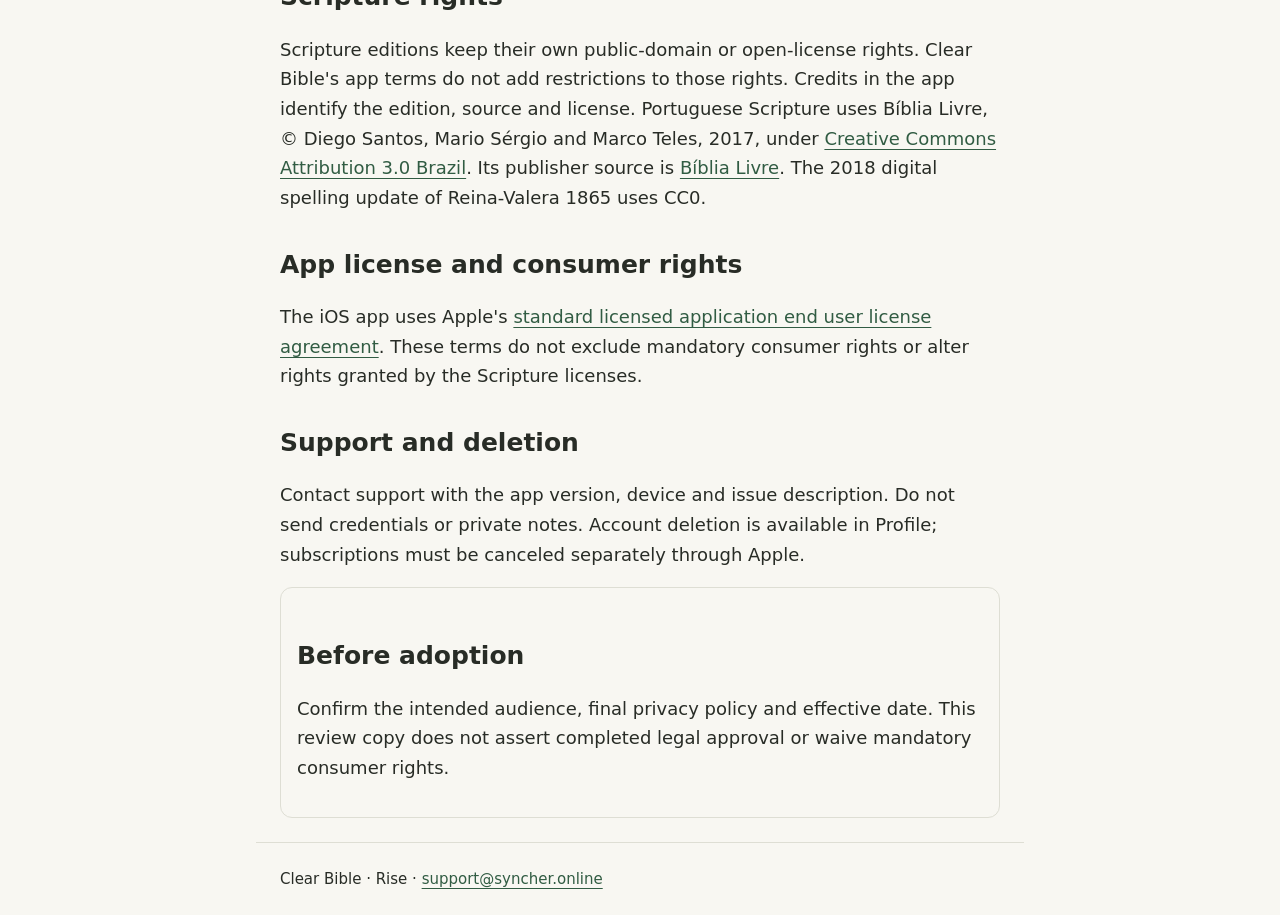
<file: terms-review.html>
<!doctype html>
<html lang="en"><head><meta charset="utf-8"><meta name="viewport" content="width=device-width, initial-scale=1"><title>Terms of use — Clear Bible</title><meta name="robots" content="noindex"><link rel="stylesheet" href="style.css"></head><body><header><nav aria-label="Site"><a href="index.html">Clear Bible</a><a href="support.html">Support</a><a href="privacy-review.html">Privacy</a><a href="terms-review.html">Terms</a><a href="imprint.html">Imprint</a></nav></header><main id="main"><aside class="draft"><strong>Operator review copy · not yet effective</strong><p>Prepared October 14, 2026. Review the processing inventory and the open operator decisions before adopting this policy for the release.</p></aside><h1>Terms of use</h1>
<p>Clear Bible is provided by Rise (Kayembe Mukala), Tokiostraße 12/2/117, 1220 Vienna, Austria. Contact <a href="mailto:support@syncher.online">support@syncher.online</a>; see the <a href="imprint.html">imprint</a>.</p>
<h2>Reading and interpretation</h2><p>Reading and local saves are free. Scripture and AI interpretation are displayed separately. AI can make mistakes or reflect one interpretation among several. Compare explanations with Scripture and trusted sources. Clear Bible does not claim to speak for God or guarantee spiritual, medical or financial outcomes.</p>
<h2>Accounts and your content</h2><p>Google and Apple are the only sign-in methods. The first successful sign-in creates an account; there is no app email/password registration. Your notes remain your content. Do not submit someone else's confidential information or unlawful content. The <a href="privacy-review.html">privacy policy</a> explains processing of account information, optional cloud sync and AI requests.</p>
<h2>Clear Bible Plus</h2><p>Plus provides additional AI explanations, contextual questions and Study/Deep modes. Monthly and annual auto-renewable subscriptions are offered without a free trial. The annual plan is billed upfront for one year; it is not a monthly payment plan with a one-year commitment.</p>
<p>The store shows the local price and billing period before you confirm. Payment is charged to your store account at purchase confirmation. Subscriptions renew automatically unless canceled before renewal through store subscription settings. Restore purchases is available in Plus. Apple's store rules and applicable consumer rights govern cancellation and refunds. Account deletion does not cancel a subscription.</p>
<h2>Availability</h2><p>Bundled and cached chapters can be read offline. New edition downloads, cloud synchronization and AI require a connection. AI requests can be unavailable during provider outages; this does not prevent free reading. Access after a purchase depends on store and server verification; Check access is available if verification is delayed.</p>
<h2>Scripture rights</h2><p>Scripture editions keep their own public-domain or open-license rights. Clear Bible's app terms do not add restrictions to those rights. Credits in the app identify the edition, source and license. Portuguese Scripture uses Bíblia Livre, © Diego Santos, Mario Sérgio and Marco Teles, 2017, under <a href="https://creativecommons.org/licenses/by/3.0/br/">Creative Commons Attribution 3.0 Brazil</a>. Its publisher source is <a href="https://sites.google.com/site/biblialivre/">Bíblia Livre</a>. The 2018 digital spelling update of Reina-Valera 1865 uses CC0.</p>
<h2>App license and consumer rights</h2><p>The iOS app uses Apple's <a href="https://www.apple.com/legal/internet-services/itunes/dev/stdeula/">standard licensed application end user license agreement</a>. These terms do not exclude mandatory consumer rights or alter rights granted by the Scripture licenses.</p>
<h2>Support and deletion</h2><p>Contact support with the app version, device and issue description. Do not send credentials or private notes. Account deletion is available in Profile; subscriptions must be canceled separately through Apple.</p>
<aside class="draft"><h2>Before adoption</h2><p>Confirm the intended audience, final privacy policy and effective date. This review copy does not assert completed legal approval or waive mandatory consumer rights.</p></aside></main><footer>Clear Bible · Rise · <a href="mailto:support@syncher.online">support@syncher.online</a></footer></body></html>
</file>
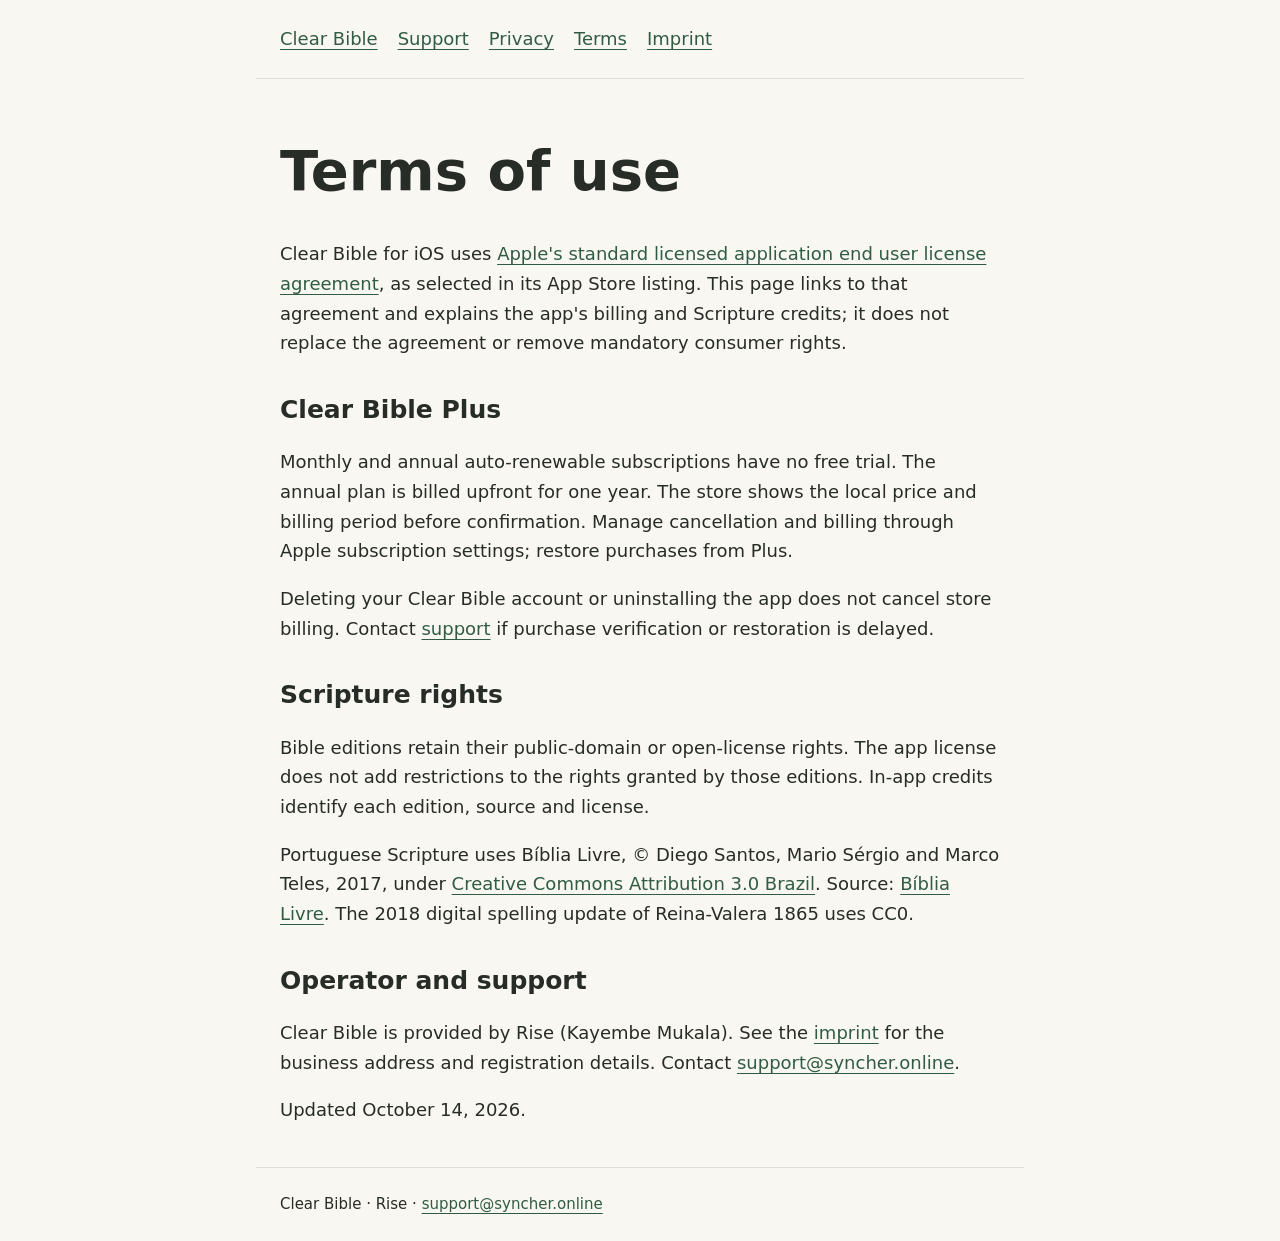
<file: terms.html>
<!doctype html>
<html lang="en"><head><meta charset="utf-8"><meta name="viewport" content="width=device-width,initial-scale=1"><title>Terms of use — Clear Bible</title><link rel="stylesheet" href="style.css"></head><body><header><nav aria-label="Site"><a href="index.html">Clear Bible</a><a href="support.html">Support</a><a href="privacy.html">Privacy</a><a href="terms.html">Terms</a><a href="imprint.html">Imprint</a></nav></header><main id="main">
<h1>Terms of use</h1>
<p>Clear Bible for iOS uses <a href="https://www.apple.com/legal/internet-services/itunes/dev/stdeula/">Apple's standard licensed application end user license agreement</a>, as selected in its App Store listing. This page links to that agreement and explains the app's billing and Scripture credits; it does not replace the agreement or remove mandatory consumer rights.</p>
<h2>Clear Bible Plus</h2>
<p>Monthly and annual auto-renewable subscriptions have no free trial. The annual plan is billed upfront for one year. The store shows the local price and billing period before confirmation. Manage cancellation and billing through Apple subscription settings; restore purchases from Plus.</p>
<p>Deleting your Clear Bible account or uninstalling the app does not cancel store billing. Contact <a href="support.html">support</a> if purchase verification or restoration is delayed.</p>
<h2>Scripture rights</h2>
<p>Bible editions retain their public-domain or open-license rights. The app license does not add restrictions to the rights granted by those editions. In-app credits identify each edition, source and license.</p>
<p>Portuguese Scripture uses Bíblia Livre, © Diego Santos, Mario Sérgio and Marco Teles, 2017, under <a href="https://creativecommons.org/licenses/by/3.0/br/">Creative Commons Attribution 3.0 Brazil</a>. Source: <a href="https://sites.google.com/site/biblialivre/">Bíblia Livre</a>. The 2018 digital spelling update of Reina-Valera 1865 uses CC0.</p>
<h2>Operator and support</h2>
<p>Clear Bible is provided by Rise (Kayembe Mukala). See the <a href="imprint.html">imprint</a> for the business address and registration details. Contact <a href="mailto:support@syncher.online">support@syncher.online</a>.</p>
<p>Updated October 14, 2026.</p>
</main><footer>Clear Bible · Rise · <a href="mailto:support@syncher.online">support@syncher.online</a></footer></body></html>
</file>
<file: style.css>
body{margin:0;background:#f8f7f2;color:#282c26;font:18px/1.65 system-ui,sans-serif}main,header,footer{max-width:720px;margin:auto;padding:24px}header{border-bottom:1px solid #deded4}nav{display:flex;gap:20px;flex-wrap:wrap}a{color:#315c43;text-underline-offset:4px}a:focus-visible{outline:3px solid #315c43;outline-offset:5px}h1{font-size:clamp(36px,7vw,56px);line-height:1.1}h2{font-size:25px;line-height:1.3;margin-top:36px}.draft{padding:16px;border:1px solid #deded4;border-radius:12px}footer{border-top:1px solid #deded4;font-size:15px}@media(prefers-color-scheme:dark){body{background:#191b18;color:#f2f1e9}a{color:#a5b79f}header,footer,.draft{border-color:#454940}}
</file>
